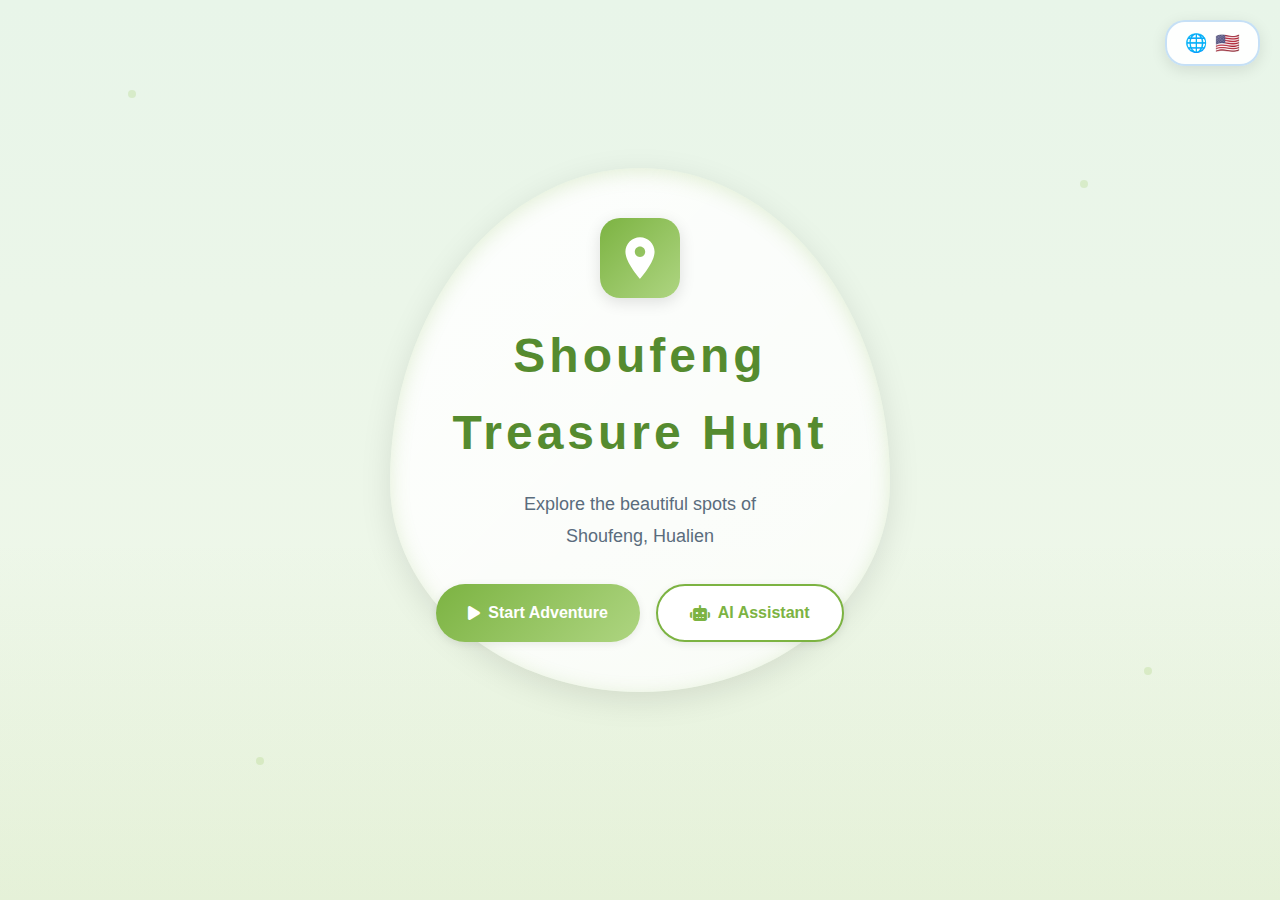
<file: index.html>
<!DOCTYPE html>
<html lang="zh-TW" data-i18n-title="app.title">
<head>
    <meta charset="UTF-8">
    <meta name="viewport" content="width=device-width, initial-scale=1.0">
    <title>壽豐尋寶巴 | 探索花蓮壽豐之美</title>
    <link rel="stylesheet" href="style.css">
    <link rel="stylesheet" href="https://cdnjs.cloudflare.com/ajax/libs/font-awesome/6.4.0/css/all.min.css">
    
    <!-- 多語言系統 -->
    <script src="i18n.js"></script>
</head>
<body>
    <!-- 語言切換器 -->
    <div class="language-switcher">
        <button id="languageBtn">
            🌐 <span id="currentFlag">🇹🇼</span>
        </button>
        <div id="languageDropdown" class="dropdown-menu">
            <div class="language-option" data-lang="zh-TW">
                🇹🇼 繁體中文
            </div>
            <div class="language-option" data-lang="en">
                🇺🇸 English
            </div>
            <div class="language-option" data-lang="ja">
                🇯🇵 日本語
            </div>
        </div>
    </div>

    <div class="cover-page">
        <!-- 背景裝飾 -->
        <div class="cover-bg-decoration">
            <div class="mountain-layer"></div>
            <div class="decoration-dots">
                <div class="dot"></div>
                <div class="dot"></div>
                <div class="dot"></div>
                <div class="dot"></div>
            </div>
        </div>

        <!-- 主視覺內容 -->
        <div class="cover-content">
            <!-- 隧道框架 -->
            <div class="tunnel-frame">
                <div class="tunnel-shape">
                    <div class="tunnel-content">
                        <!-- Logo 圖示 -->
                        <div class="logo-icon">
                            <svg xmlns="http://www.w3.org/2000/svg" viewBox="0 0 24 24" fill="currentColor">
                                <path d="M12 2C8.13 2 5 5.13 5 9c0 5.25 7 13 7 13s7-7.75 7-13c0-3.87-3.13-7-7-7zm0 9.5c-1.38 0-2.5-1.12-2.5-2.5s1.12-2.5 2.5-2.5 2.5 1.12 2.5 2.5-1.12 2.5-2.5 2.5z"/>
                            </svg>
                        </div>

                        <!-- 標題 -->
                        <h1 class="cover-title" data-i18n="home.title">壽豐尋寶巴</h1>
                        <p class="cover-subtitle" data-i18n="home.subtitle">
                            像尋寶一樣<br>
                            探索花蓮壽豐的美麗景點
                        </p>

                        <!-- 按鈕組 -->
                        <div class="cover-buttons">
                            <a href="create-character.html" class="btn btn-primary">
                                <i class="fas fa-play"></i>
                                <span data-i18n="home.startAdventure">開始冒險</span>
                            </a>
                            <a href="chat.html" class="btn btn-secondary">
                                <i class="fas fa-robot"></i>
                                <span data-i18n="home.aiHelper">AI 助手</span>
                            </a>
                        </div>
                    </div>
                </div>
            </div>
        </div>
    </div>

    <script>
        // 語言切換器功能
        const languageBtn = document.getElementById('languageBtn');
        const languageDropdown = document.getElementById('languageDropdown');
        const currentFlag = document.getElementById('currentFlag');
        const languageOptions = document.querySelectorAll('.language-option');
        const languageFlags = {
            'zh-TW': '🇹🇼',
            'en': '🇺🇸',
            'ja': '🇯🇵'
        };
        
        // 開關下拉選單
        if (languageBtn) {
            languageBtn.addEventListener('click', (e) => {
                e.stopPropagation();
                languageDropdown.classList.toggle('show');
            });
            
            // 點擊其他地方關閉選單
            document.addEventListener('click', () => {
                languageDropdown.classList.remove('show');
            });
            
            // 防止點擊選單時關閉
            languageDropdown.addEventListener('click', (e) => {
                e.stopPropagation();
            });
        }
        
        // 語言切換
        languageOptions.forEach(option => {
            option.addEventListener('click', (e) => {
                e.stopPropagation();
                const lang = option.getAttribute('data-lang');
                i18n.setLanguage(lang);
            });
        });
        
        // 初始化當前語言顯示
        window.addEventListener('DOMContentLoaded', () => {
            const currentLang = i18n.getCurrentLanguage();
            currentFlag.textContent = languageFlags[currentLang];
            languageOptions.forEach(option => {
                if (option.getAttribute('data-lang') === currentLang) {
                    option.classList.add('active');
                }
            });
        });
    </script>
</body>
</html>
</file>
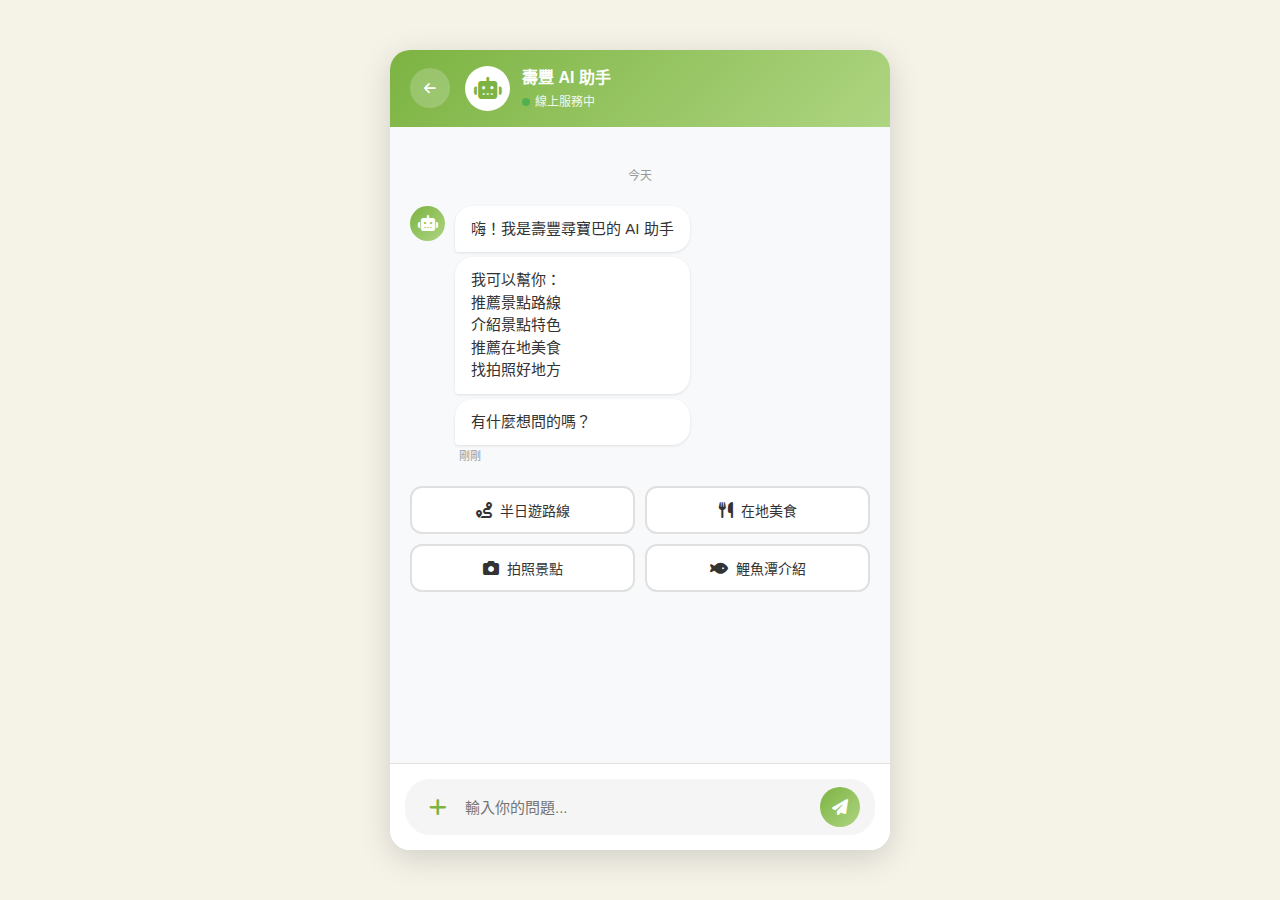
<file: chat.html>
<!DOCTYPE html>
<html lang="zh-TW">
<head>
    <meta charset="UTF-8">
    <meta name="viewport" content="width=device-width, initial-scale=1.0">
    <title>AI 旅遊助手 | 壽豐尋寶巴</title>
    <link rel="stylesheet" href="style.css">
    <link rel="stylesheet" href="https://cdnjs.cloudflare.com/ajax/libs/font-awesome/6.4.0/css/all.min.css">
</head>
<body class="chat-page">
    <div class="chat-container">
        <!-- 聊天標題列 -->
        <div class="chat-header">
            <button class="back-btn" onclick="location.href='game-home.html'">
                <i class="fas fa-arrow-left"></i>
            </button>
            <div class="chat-header-info">
                <div class="avatar">
                    <i class="fas fa-robot"></i>
                </div>
                <div class="header-text">
                    <h3>壽豐 AI 助手</h3>
                    <span class="status">
                        <span class="status-dot"></span>
                        線上服務中
                    </span>
                </div>
            </div>
        </div>

        <!-- 聊天訊息區 -->
        <div class="chat-messages" id="chatMessages">
            <!-- 歡迎訊息 -->
            <div class="message-date">今天</div>
            
            <div class="message-group ai-group">
                <div class="avatar-small">
                    <i class="fas fa-robot"></i>
                </div>
                <div class="messages">
                    <div class="message ai-message">
                        <div class="message-content">
                            嗨！我是壽豐尋寶巴的 AI 助手
                        </div>
                    </div>
                    <div class="message ai-message">
                        <div class="message-content">
                            我可以幫你：<br>
                            推薦景點路線<br>
                            介紹景點特色<br>
                            推薦在地美食<br>
                            找拍照好地方
                        </div>
                    </div>
                    <div class="message ai-message">
                        <div class="message-content">
                            有什麼想問的嗎？
                        </div>
                        <span class="message-time">剛剛</span>
                    </div>
                </div>
            </div>

            <!-- 快速問題按鈕 -->
            <div class="quick-questions" id="quickQuestions">
                <button class="quick-btn" onclick="askQuickQuestion('推薦我半日遊路線')">
                    <i class="fas fa-route"></i> 半日遊路線
                </button>
                <button class="quick-btn" onclick="askQuickQuestion('有什麼必吃美食？')">
                    <i class="fas fa-utensils"></i> 在地美食
                </button>
                <button class="quick-btn" onclick="askQuickQuestion('適合拍照的景點')">
                    <i class="fas fa-camera"></i> 拍照景點
                </button>
                <button class="quick-btn" onclick="askQuickQuestion('鯉魚潭有什麼好玩的？')">
                    <i class="fas fa-fish"></i> 鯉魚潭介紹
                </button>
            </div>
        </div>

        <!-- 輸入區 -->
        <div class="chat-input-area">
            <div class="chat-input-container">
                <button class="input-btn" title="更多功能">
                    <i class="fas fa-plus"></i>
                </button>
                <input 
                    type="text" 
                    id="userInput" 
                    class="chat-input" 
                    placeholder="輸入你的問題..."
                    autocomplete="off"
                />
                <button class="send-btn" id="sendBtn" onclick="sendMessage()">
                    <i class="fas fa-paper-plane"></i>
                </button>
            </div>
        </div>
    </div>

    <script src="chat.js"></script>
</body>
</html>
</file>
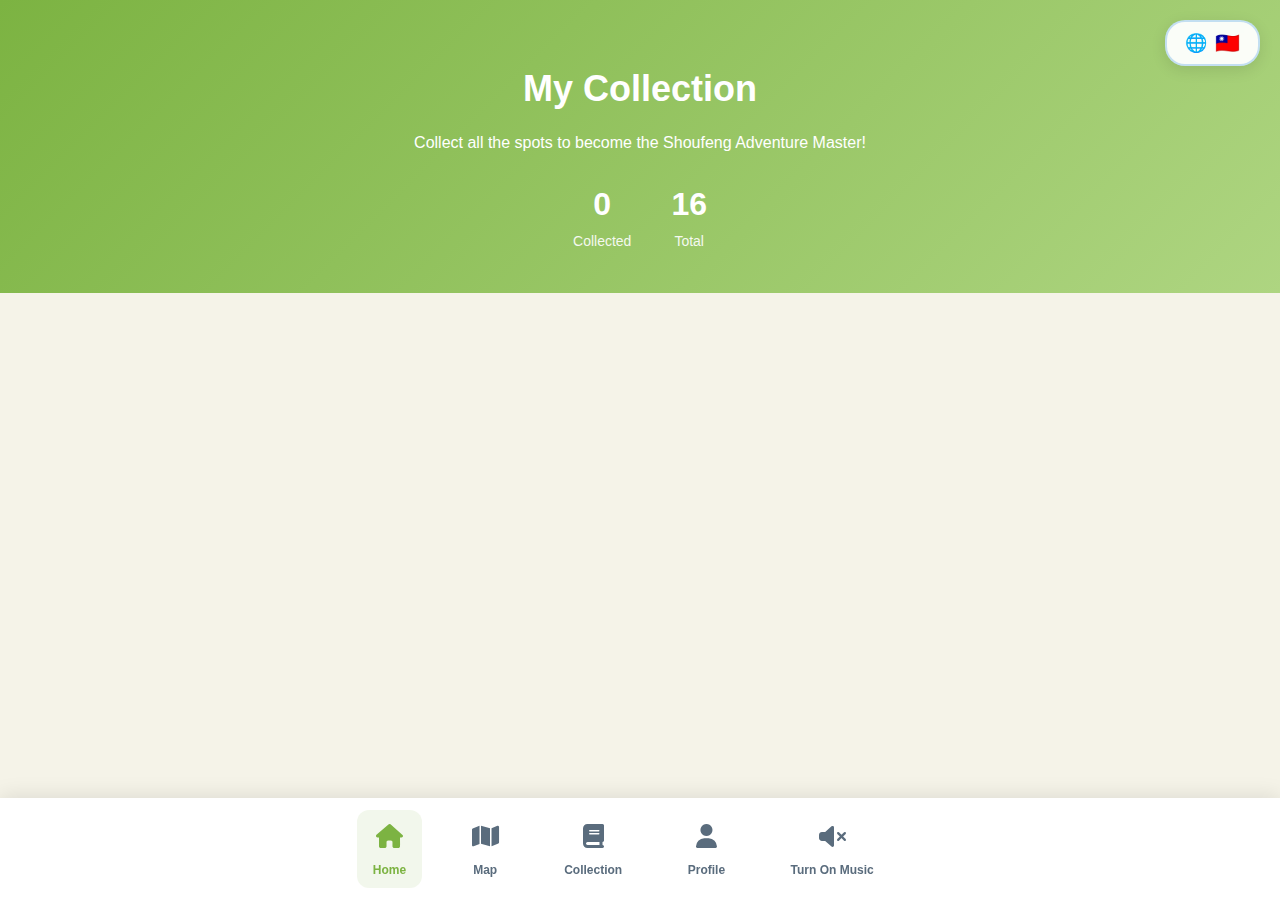
<file: collection.html>
<!DOCTYPE html>
<html lang="zh-TW">
<head>
    <meta charset="UTF-8">
    <meta name="viewport" content="width=device-width, initial-scale=1.0">
    <title>我的收藏 | 壽豐尋寶巴</title>
    <link rel="stylesheet" href="style.css">
    <link rel="stylesheet" href="https://cdnjs.cloudflare.com/ajax/libs/font-awesome/6.4.0/css/all.min.css">
    <script src="i18n.js"></script>
</head>
<body class="collection-page">
    <!-- 頁首 -->
    <header class="collection-header">
        <h1 data-i18n="collection.title">我的收藏</h1>
        <p data-i18n="collection.subtitle">收集所有景點,成為壽豐探險大師!</p>
        <div class="collection-stats">
            <div class="stat-item">
                <div class="stat-number" id="collectedCount">0</div>
                <div class="stat-label" data-i18n="collection.collected">已收集</div>
            </div>
            <div class="stat-item">
                <div class="stat-number">16</div>
                <div class="stat-label" data-i18n="collection.total">總景點</div>
            </div>
        </div>
    </header>

    <!-- 景點網格 -->
    <div class="collection-content">
	   <!-- 語言切換器 -->
            <div class="language-switcher">
                <button id="languageBtn">🌐 <span id="currentFlag">🇹🇼</span></button>
                <div id="languageDropdown" class="dropdown-menu">
                    <div class="language-option" data-lang="zh-TW">🇹🇼 中文</div>
                    <div class="language-option" data-lang="en">🇺🇸 English</div>
                    <div class="language-option" data-lang="ja">🇯🇵 日本語</div>
                </div>
            </div>
        </div>
        <div class="collection-grid" id="collectionGrid">
            <!-- 景點卡片將由 JavaScript 動態生成 -->
        </div>
    </div>

		<!-- 底部導航 -->
	<nav class="bottom-nav">
		<div class="bottom-nav-container">
			<a href="game-home.html" class="nav-item active">
				<div class="nav-item-icon">
					<i class="fas fa-home"></i>
				</div>
				<span class="nav-item-label" data-i18n="nav.home">主頁</span>
			</a>
			<a href="map.html" class="nav-item">
				<div class="nav-item-icon">
					<i class="fas fa-map"></i>
				</div>
				<span class="nav-item-label" data-i18n="nav.map">地圖</span>
			</a>
			<a href="collection.html" class="nav-item">
				<div class="nav-item-icon">
					<i class="fas fa-book"></i>
				</div>
				<span class="nav-item-label" data-i18n="nav.collection">收藏</span>
			</a>
			<a href="profile.html" class="nav-item">
				<div class="nav-item-icon">
					<i class="fas fa-user"></i>
				</div>
				<span class="nav-item-label" data-i18n="nav.profile">個人</span>
			</a>
			<a href="javascript:void(0)" class="nav-item" id="musicToggle" onclick="toggleMusic()" aria-pressed="false">
				<div class="nav-item-icon">
					<i id="musicToggleIcon" class="fas fa-volume-mute"></i>
				</div>
				<span class="nav-item-label" id="musicToggleLabel" data-i18n="music.turnOn">開啟音樂</span>
			</a>
				<!-- 背景音樂播放器（隱藏） -->
			   <div id="bgPlayer"></div>
			   <!-- 引用音樂控制 JS -->
			   <script src="bg-music.js"></script>    
		</div>
	</nav>

    <script src="spots-data.js"></script>
    <script src="spots-i18n.js"></script>
    <script>
        // 當前語言
        let currentLanguage = i18n.getCurrentLanguage();

        // 取得路線標籤（多語言）
        function getRouteLabel(route, lang) {
            const labels = {
                'zh-TW': {
                    'nature': '自然生態',
                    'culture': '文化體驗',
                    'special': '特色體驗'
                },
                'en': {
                    'nature': 'Nature',
                    'culture': 'Culture',
                    'special': 'Special'
                },
                'ja': {
                    'nature': '自然生態',
                    'culture': '文化体験',
                    'special': '特色体験'
                }
            };
            return labels[lang][route] || labels['zh-TW'][route];
        }

        // 取得狀態文字（多語言）
        function getStatusText(isCollected, isHidden, isUnlocked, lang) {
            const texts = {
                'zh-TW': {
                    collected: '✓ 已收集',
                    locked: '🔒 未收集',
                    hiddenLocked: '🔒 未解鎖'
                },
                'en': {
                    collected: '✓ Collected',
                    locked: '🔒 Not Collected',
                    hiddenLocked: '🔒 Locked'
                },
                'ja': {
                    collected: '✓ 収集済み',
                    locked: '🔒 未収集',
                    hiddenLocked: '🔒 ロック中'
                }
            };
            
            if (isCollected) {
                return texts[lang].collected;
            } else if (isHidden && !isUnlocked) {
                return texts[lang].hiddenLocked;
            } else {
                return texts[lang].locked;
            }
        }

        // 載入收藏資料
        function loadCollection() {
            const collection = JSON.parse(localStorage.getItem('collection')) || [];
            const collectionGrid = document.getElementById('collectionGrid');
            
            // 更新統計
            document.getElementById('collectedCount').textContent = collection.length;

            // 路線顏色
            const routeColors = {
                'nature': '#66bb6a',
                'culture': '#ffa726',
                'special': '#42a5f5'
            };

            // 取得多語言景點資料
            const localizedSpots = getAllLocalizedSpots(currentLanguage);

            // 生成景點卡片
            collectionGrid.innerHTML = '';
            localizedSpots.forEach(spot => {
                const isCollected = collection.some(c => c.id === spot.id);
                
                // 檢查隱藏景點解鎖狀態
                const isHidden = spot.isHidden || false;
                let isUnlocked = false;
                
                if (isHidden && spot.parentId) {
                    isUnlocked = collection.some(c => c.id === spot.parentId);
                }
                
                // 隱藏景點的顯示名稱
                const displayName = (isHidden && !isUnlocked) ? spot.name : (spot.displayName || spot.name);
                
                // 卡片特殊樣式
                let cardExtraClass = '';
                if (isHidden && isCollected) {
                    cardExtraClass = 'hidden-unlocked';
                } else if (isHidden && !isUnlocked) {
                    cardExtraClass = 'hidden-locked';
                }
                
                const card = document.createElement('div');
                card.className = `spot-card ${cardExtraClass}`;
                
                // 決定要顯示圖片還是圖標
                let imageContent = '';
                if (isCollected && spot.image) {
                    // 已收集且有圖片 - 顯示圖片(白色背景)
                    imageContent = `
                        <div class="spot-image-container" style="position: relative; width: 100%; height: 240px; overflow: hidden; border-radius: 12px 12px 0 0; background: white; display: flex; align-items: center; justify-content: center;">
                            <img src="${spot.image}" alt="${displayName}" style="max-width: 100%; max-height: 100%; object-fit: contain;">
                            <div class="collected-badge" style="position: absolute; top: 10px; right: 10px;"><i class="fas fa-check-circle"></i></div>
                            ${(isHidden) ? '<div class="hidden-badge" style="position: absolute; top: 10px; left: 10px;">✨</div>' : ''}
                        </div>
                    `;
                } else {
                    // 未收集或沒有圖片 - 顯示圖標
                    imageContent = `
                        <div class="spot-image ${isCollected ? '' : 'locked'}" style="background: linear-gradient(135deg, ${routeColors[spot.route]}, ${routeColors[spot.route]}dd);">
                            <i class="fas ${(isHidden && !isUnlocked) ? 'fa-question' : spot.icon} fa-3x"></i>
                            ${!isCollected ? '<div class="lock-overlay"><i class="fas fa-lock"></i></div>' : ''}
                            ${isCollected ? '<div class="collected-badge"><i class="fas fa-check-circle"></i></div>' : ''}
                        </div>
                    `;
                }
                
                card.innerHTML = `
                    ${imageContent}
                    <div class="spot-info">
                        <h3 class="spot-name">${displayName}</h3>
                        <p class="spot-description">${spot.shortDesc}</p>
                        <div class="spot-meta">
                            <span class="route-tag" style="background: ${routeColors[spot.route]}20; color: ${routeColors[spot.route]};">
                                ${getRouteLabel(spot.route, currentLanguage)}
                            </span>
                            <span class="spot-status ${isCollected ? 'collected' : 'locked'}">
                                ${getStatusText(isCollected, isHidden, isUnlocked, currentLanguage)}
                            </span>
                        </div>
                    </div>
                `;
                
                // 點擊卡片跳轉到詳情頁
                card.onclick = () => {
                    if (isHidden && !isUnlocked) {
                        const parentSpot = spotsData.find(s => s.id === spot.parentId);
                        const messages = {
                            'zh-TW': `🔒 這是隱藏景點!\n\n需要先完成「${parentSpot.name}」的打卡才能解鎖哦!`,
                            'en': `🔒 This is a hidden spot!\n\nYou need to check in at "${parentSpot.name}" first to unlock it!`,
                            'ja': `🔒 これは隠しスポットです!\n\n「${parentSpot.name}」でチェックインして、アンロックしてください!`
                        };
                        alert(messages[currentLanguage] || messages['zh-TW']);
                        return;
                    }
                    window.location.href = `spot-detail.html?id=${spot.id}`;
                };
                
                collectionGrid.appendChild(card);
            });
        }

        // 初始化
        loadCollection();
    
        // 語言切換器功能
        const languageBtn = document.getElementById('languageBtn');
        const languageDropdown = document.getElementById('languageDropdown');
        const currentFlag = document.getElementById('currentFlag');
        const languageOptions = document.querySelectorAll('.language-option');
        const languageFlags = {'zh-TW': '🇹🇼', 'en': '🇺🇸', 'ja': '🇯🇵'};
        
        if (languageBtn) {
            languageBtn.addEventListener('click', (e) => {
                e.stopPropagation();
                languageDropdown.classList.toggle('show');
            });
            document.addEventListener('click', () => languageDropdown.classList.remove('show'));
        }
        
        languageOptions.forEach(option => {
            option.addEventListener('click', (e) => {
                e.stopPropagation();
                const lang = option.getAttribute('data-lang');
                i18n.setLanguage(lang);
                currentLanguage = lang;
                currentFlag.textContent = languageFlags[lang];
                languageOptions.forEach(opt => opt.classList.remove('active'));
                option.classList.add('active');
                languageDropdown.classList.remove('show');
                
                // 🎯 重新載入收藏列表
                loadCollection();
            });
        });
        
        const currentLang = i18n.getCurrentLanguage();
        currentFlag.textContent = languageFlags[currentLang];
        languageOptions.forEach(option => {
            if (option.getAttribute('data-lang') === currentLang) option.classList.add('active');
        });
    </script>
	
</body>
</html>
</file>
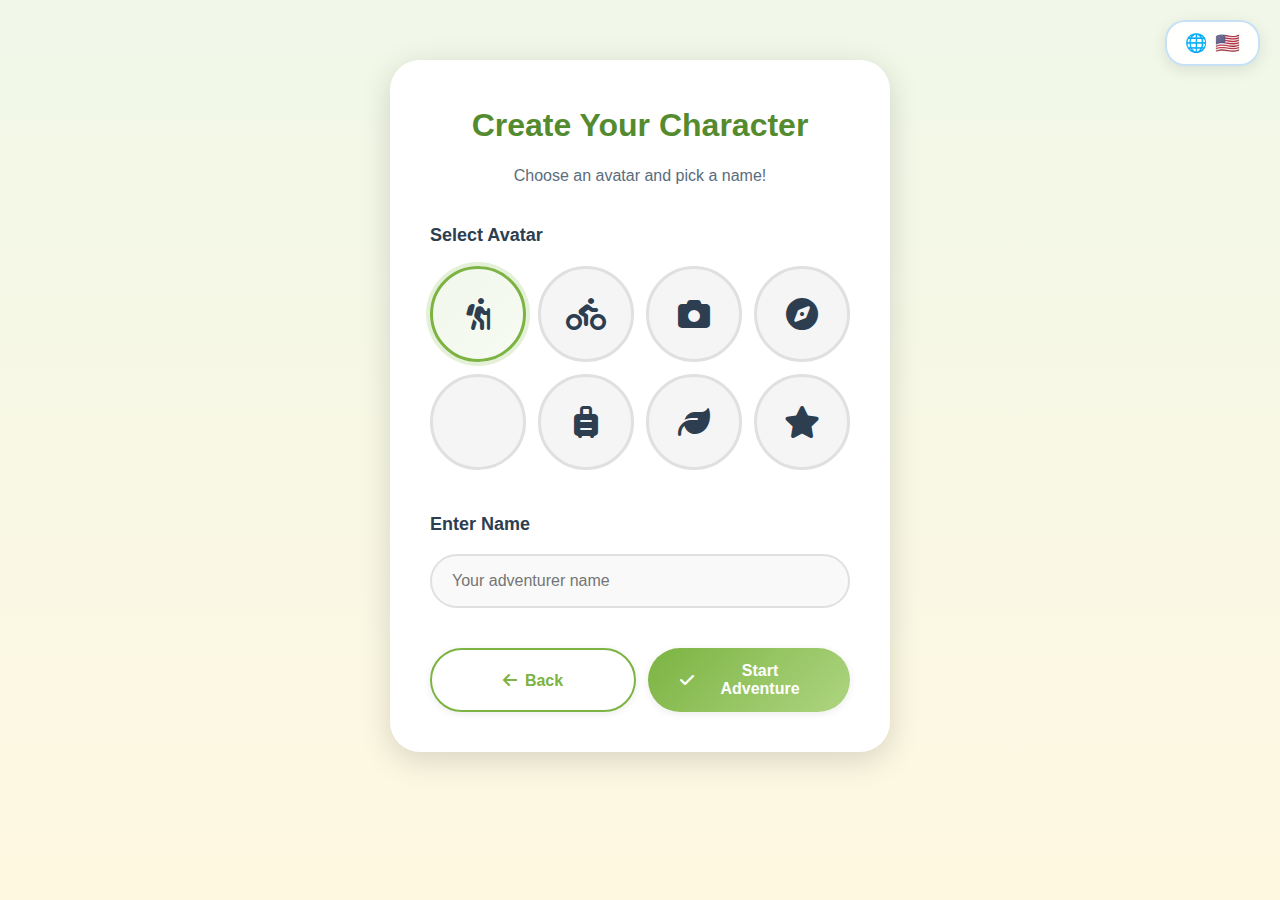
<file: create-character.html>
<!DOCTYPE html>
<html lang="zh-TW" data-i18n-title="character.title">
<head>
    <meta charset="UTF-8">
    <meta name="viewport" content="width=device-width, initial-scale=1.0">
    <title>創建角色 | 壽豐尋寶巴</title>
    <link rel="stylesheet" href="style.css">
    <link rel="stylesheet" href="https://cdnjs.cloudflare.com/ajax/libs/font-awesome/6.4.0/css/all.min.css">
    
    <!-- 多語言系統 - 必須最先載入 -->
    <script src="i18n.js"></script>
    
</head>
<body>
    <!-- 語言切換器 -->
    <div class="language-switcher">
        <button id="languageBtn">🌐 <span id="currentFlag">🇹🇼</span></button>
        <div id="languageDropdown" class="dropdown-menu">
            <div class="language-option" data-lang="zh-TW">🇹🇼 中文</div>
            <div class="language-option" data-lang="en">🇺🇸 English</div>
            <div class="language-option" data-lang="ja">🇯🇵 日本語</div>
        </div>
    </div>

    <div class="character-page">
        <div class="character-container">
            <!-- 標題 -->
            <div class="character-header">
                <h1 data-i18n="character.title">創建你的角色</h1>
                <p data-i18n="character.subtitle">選擇頭像並取個好名字吧!</p>
            </div>

            <!-- 頭像選擇 -->
            <div class="avatar-selection">
                <label class="section-label" data-i18n="character.selectAvatar">選擇頭像</label>
                <div class="avatar-grid">
                    <div class="avatar-option selected" data-avatar="hiker">
                        <i class="fas fa-hiking"></i>
                    </div>
                    <div class="avatar-option" data-avatar="cyclist">
                        <i class="fas fa-biking"></i>
                    </div>
                    <div class="avatar-option" data-avatar="photographer">
                        <i class="fas fa-camera"></i>
                    </div>
                    <div class="avatar-option" data-avatar="explorer">
                        <i class="fas fa-compass"></i>
                    </div>
                    <div class="avatar-option" data-avatar="backpacker">
                        <i class="fas fa-backpack"></i>
                    </div>
                    <div class="avatar-option" data-avatar="traveler">
                        <i class="fas fa-suitcase-rolling"></i>
                    </div>
                    <div class="avatar-option" data-avatar="nature-lover">
                        <i class="fas fa-leaf"></i>
                    </div>
                    <div class="avatar-option" data-avatar="star">
                        <i class="fas fa-star"></i>
                    </div>
                </div>
            </div>

            <!-- 名稱輸入 -->
            <div class="name-input-group">
                <label class="section-label" data-i18n="character.inputName">輸入名稱</label>
                <input 
                    type="text" 
                    class="name-input" 
                    id="playerName"
                    maxlength="12"
                >
            </div>

            <!-- 按鈕 -->
            <div class="character-footer">
                <a href="index.html" class="btn btn-secondary">
                    <i class="fas fa-arrow-left"></i>
                    <span data-i18n="character.back">返回</span>
                </a>
                <button class="btn btn-primary" id="startBtn">
                    <i class="fas fa-check"></i>
                    <span data-i18n="character.start">開始冒險</span>
                </button>
            </div>
        </div>
    </div>

    <script>
        // 等待 DOM 和 i18n 初始化完成
        window.addEventListener('DOMContentLoaded', () => {
            // 更新 placeholder（因為 i18n 不會自動處理）
            const playerNameInput = document.getElementById('playerName');
            playerNameInput.placeholder = i18n.t('character.namePlaceholder');
            
            // 監聽語言變更事件
            window.addEventListener('languageChanged', () => {
                playerNameInput.placeholder = i18n.t('character.namePlaceholder');
            });
        });

        // 語言切換器功能
        const languageBtn = document.getElementById('languageBtn');
        const languageDropdown = document.getElementById('languageDropdown');
        const currentFlag = document.getElementById('currentFlag');
        const languageOptions = document.querySelectorAll('.language-option');
        const languageFlags = {'zh-TW': '🇹🇼', 'en': '🇺🇸', 'ja': '🇯🇵'};
        
        // 開關下拉選單
        if (languageBtn) {
            languageBtn.addEventListener('click', (e) => {
                e.stopPropagation();
                languageDropdown.classList.toggle('show');
            });
            
            // 點擊其他地方關閉選單
            document.addEventListener('click', () => {
                languageDropdown.classList.remove('show');
            });
        }
        
        // 語言切換
        languageOptions.forEach(option => {
            option.addEventListener('click', (e) => {
                e.stopPropagation();
                const lang = option.getAttribute('data-lang');
                i18n.setLanguage(lang);
            });
        });
        
        // 初始化當前語言顯示
        window.addEventListener('DOMContentLoaded', () => {
            const currentLang = i18n.getCurrentLanguage();
            currentFlag.textContent = languageFlags[currentLang];
            languageOptions.forEach(option => {
                if (option.getAttribute('data-lang') === currentLang) {
                    option.classList.add('active');
                }
            });
        });

        // 頭像選擇邏輯
        const avatarOptions = document.querySelectorAll('.avatar-option');
        let selectedAvatar = 'hiker';

        avatarOptions.forEach(option => {
            option.addEventListener('click', () => {
                avatarOptions.forEach(opt => opt.classList.remove('selected'));
                option.classList.add('selected');
                selectedAvatar = option.dataset.avatar;
            });
        });

        // 開始按鈕
        document.getElementById('startBtn').addEventListener('click', () => {
            const playerName = document.getElementById('playerName').value.trim();
            
            if (!playerName) {
                alert(i18n.t('character.alert'));
                return;
            }

            // 儲存到 localStorage
            const playerData = {
                name: playerName,
                avatar: selectedAvatar,
                level: 1,
                exp: 0,
                createdAt: new Date().toISOString()
            };

            localStorage.setItem('player', JSON.stringify(playerData));
            
            // 初始化收藏記錄
            if (!localStorage.getItem('collection')) {
                localStorage.setItem('collection', JSON.stringify([]));
            }

            // 導向遊戲主頁
            window.location.href = 'game-home.html';
        });

        // Enter 鍵快速確認
        document.getElementById('playerName').addEventListener('keypress', (e) => {
            if (e.key === 'Enter') {
                document.getElementById('startBtn').click();
            }
        });
    </script>
</body>
</html>
</file>
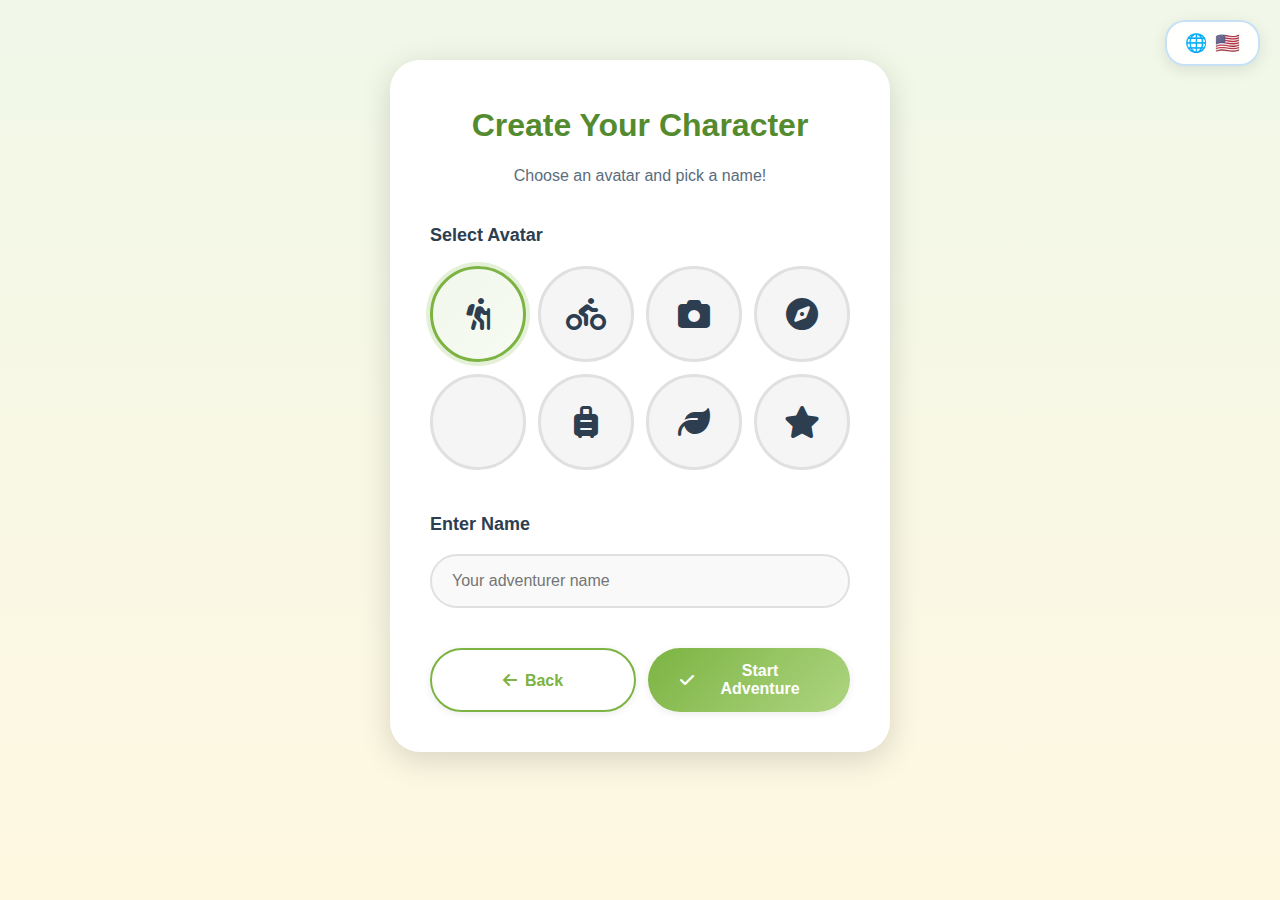
<file: game-home.html>
<!DOCTYPE html>
<html lang="zh-TW">
<head>
    <meta charset="UTF-8">
    <meta name="viewport" content="width=device-width, initial-scale=1.0">
    <title>遊戲主頁 | 壽豐尋寶巴</title>
    <link rel="stylesheet" href="style.css">
    <link rel="stylesheet" href="https://cdnjs.cloudflare.com/ajax/libs/font-awesome/6.4.0/css/all.min.css">
    <script src="i18n.js"></script>
</head>
<body class="game-home">
   
    <!-- 導航列 -->
    <nav class="navbar">
        <div class="container">
            <div class="nav-brand">
                <div class="nav-brand-icon">
                    <i class="fas fa-map-marked-alt"></i>
                </div>
                <span data-i18n="app.title">壽豐尋寶巴</span>
            </div>
             <!-- 語言切換器 -->
    <div class="language-switcher">
        <button id="languageBtn">🌐 <span id="currentFlag">🇹🇼</span></button>
        <div id="languageDropdown" class="dropdown-menu">
            <div class="language-option" data-lang="zh-TW">🇹🇼 中文</div>
            <div class="language-option" data-lang="en">🇺🇸 English</div>
            <div class="language-option" data-lang="ja">🇯🇵 日本語</div>
        </div>
    </div>
        </div>
    </nav>

    <!-- 玩家資訊卡 -->
    <div class="player-info-card">
        <div class="player-avatar">
            <i class="fas fa-hiking" id="playerAvatarIcon"></i>
        </div>
        <div class="player-details">
            <div class="player-name" id="playerName"><span data-i18n="game.adventurer">冒險者</span></div>
            <div class="player-level">
                <span data-i18n="game.level">等級</span> <span id="playerLevel">1</span> | 
                <span data-i18n="game.exp">經驗值</span> <span id="playerExp">0</span> / <span id="playerMaxExp">100</span>
            </div>
            <div class="exp-bar">
                <div class="exp-fill" id="expFill" style="width: 0%"></div>
            </div>
        </div>
    </div>

    <!-- 路線選擇區 -->
    <section class="routes-section">
        <div class="section-header">
            <h2 class="section-title" data-i18n="game.selectRoute">選擇你的冒險路線</h2>
            <p class="section-description" data-i18n="game.routeDesc">探索壽豐的自然、文化與特色景點</p>
        </div>

        <div class="routes-grid">
            <!-- 路線 1: 自然生態 -->
            <div class="route-card" onclick="selectRoute('nature')">
                <div class="route-image" style="background: linear-gradient(135deg, #66bb6a 0%, #43a047 100%);">
                    <i class="fas fa-mountain"></i>
                    <div class="route-badge" data-i18n="route.nature">自然生態</div>
                </div>
                <div class="route-content">
                    <h3 class="route-title" data-i18n="route.nature.title">自然生態之旅</h3>
                    <p class="route-description">
                        <span data-i18n="route.nature.desc">探索鯉魚潭、雲山水、白鮑溪等自然美景</span>
                    </p>
                    <div class="route-progress">
                        <div class="progress-bar">
                            <div class="progress-fill" id="nature-progress" style="width: 0%"></div>
                        </div>
                        <span class="progress-text" id="nature-text">0/5</span>
                    </div>
                    <div class="route-spots-count">
                        <i class="fas fa-map-pin"></i>
                        <span data-i18n="route.nature.spots">5個景點:樹湖瀑布、雲山水、白鮑溪等</span>
                    </div>
                </div>
            </div>

            <!-- 路線 2: 文化體驗 -->
            <div class="route-card" onclick="selectRoute('culture')">
                <div class="route-image" style="background: linear-gradient(135deg, #ffa726 0%, #fb8c00 100%);">
                    <i class="fas fa-torii-gate"></i>
                    <div class="route-badge" data-i18n="route.culture">文化體驗</div>
                </div>
                <div class="route-content">
                    <h3 class="route-title" data-i18n="route.culture.title">文化體驗之旅</h3>
                    <p class="route-description">
                        <span data-i18n="route.culture.desc">品味考古博物館、日式神社改建寺廟等文化底蘊</span>
                    </p>
                    <div class="route-progress">
                        <div class="progress-bar">
                            <div class="progress-fill" id="culture-progress" style="width: 0%"></div>
                        </div>
                        <span class="progress-text" id="culture-text">0/5</span>
                    </div>
                    <div class="route-spots-count">
                        <i class="fas fa-map-pin"></i>
                        <span data-i18n="route.culture.spots">5個景點:壽豐火車站、豐田火車站等</span>
                    </div>
                </div>
            </div>

            <!-- 路線 3: 特色體驗 -->
            <div class="route-card" onclick="selectRoute('special')">
                <div class="route-image" style="background: linear-gradient(135deg, #42a5f5 0%, #1e88e5 100%);">
                    <i class="fas fa-fish"></i>
                    <div class="route-badge" data-i18n="route.special">特色體驗</div>
                </div>
                <div class="route-content">
                    <h3 class="route-title" data-i18n="route.special.title">特色體驗之旅</h3>
                    <p class="route-description">
                        <span data-i18n="route.special.desc">享受在地美食、手作體驗與稀特活動</span>
                    </p>
                    <div class="route-progress">
                        <div class="progress-bar">
                            <div class="progress-fill" id="special-progress" style="width: 0%"></div>
                        </div>
                        <span class="progress-text" id="special-text">0/4</span>
                    </div>
                    <div class="route-spots-count">
                        <i class="fas fa-map-pin"></i>
                        <span data-i18n="route.special.spots">4個景點:豐春冰菓店、豐盛書店、立川漁場等</span>
                    </div>
                </div>
            </div>
        </div>
    </section>

   <!-- 底部導航 -->
	<nav class="bottom-nav">
		<div class="bottom-nav-container">
			<a href="game-home.html" class="nav-item active">
				<div class="nav-item-icon">
					<i class="fas fa-home"></i>
				</div>
				<span class="nav-item-label" data-i18n="nav.home">主頁</span>
			</a>
			<a href="map.html" class="nav-item">
				<div class="nav-item-icon">
					<i class="fas fa-map"></i>
				</div>
				<span class="nav-item-label" data-i18n="nav.map">地圖</span>
			</a>
			<a href="collection.html" class="nav-item">
				<div class="nav-item-icon">
					<i class="fas fa-book"></i>
				</div>
				<span class="nav-item-label" data-i18n="nav.collection">收藏</span>
			</a>
			<a href="profile.html" class="nav-item">
				<div class="nav-item-icon">
					<i class="fas fa-user"></i>
				</div>
				<span class="nav-item-label" data-i18n="nav.profile">個人</span>
			</a>
			<a href="javascript:void(0)" class="nav-item" id="musicToggle" onclick="toggleMusic()" aria-pressed="false">
				<div class="nav-item-icon">
					<i id="musicToggleIcon" class="fas fa-volume-mute"></i>
				</div>
				<span class="nav-item-label" id="musicToggleLabel" data-i18n="music.turnOn">開啟音樂</span>
			</a>
				<!-- 背景音樂播放器（隱藏） -->
			   <div id="bgPlayer"></div>
			   <!-- 引用音樂控制 JS -->
			   <script src="bg-music.js"></script>    
		</div>
	</nav>

    <script>
        // 頭像圖標對應
        const avatarIcons = {
            'hiker': 'fa-hiking',
            'cyclist': 'fa-biking',
            'photographer': 'fa-camera',
            'explorer': 'fa-compass',
            'backpacker': 'fa-backpack',
            'traveler': 'fa-suitcase-rolling',
            'nature-lover': 'fa-leaf',
            'star': 'fa-star'
        };

        // 載入玩家資料
        function loadPlayerData() {
            const playerData = JSON.parse(localStorage.getItem('player'));
            
            if (!playerData) {
                window.location.href = 'create-character.html';
                return;
            }

            // 顯示玩家資訊
            document.getElementById('playerName').textContent = playerData.name;
            document.getElementById('playerLevel').textContent = playerData.level || 1;
            document.getElementById('playerExp').textContent = playerData.exp || 0;
            
            const maxExp = (playerData.level || 1) * 100;
            document.getElementById('playerMaxExp').textContent = maxExp;
            
            const expPercent = ((playerData.exp || 0) / maxExp) * 100;
            document.getElementById('expFill').style.width = expPercent + '%';

            // 設定頭像
            const avatarIcon = avatarIcons[playerData.avatar] || 'fa-hiking';
            document.getElementById('playerAvatarIcon').className = 'fas ' + avatarIcon;
        }

        // 載入路線進度
        function loadRouteProgress() {
            const collection = JSON.parse(localStorage.getItem('collection')) || [];
            
            // 定義每條路線包含的景點 ID(對應14個新景點)
            const routes = {
                nature: [5, 10, 12, 13, 14],  // 樹湖瀑布、東谷、白鮑溪、鯉魚潭、雲山水
                culture: [1, 2, 7, 8, 9],     // 壽豐站、豐田站、碧蓮寺、豐裡國小、文史館
                special: [3, 4, 6, 11]        // 豐春冰菓店、五味屋、立川漁場、碧玉工坊
            };

            // 計算各路線進度
            Object.keys(routes).forEach(routeKey => {
                const spotIds = routes[routeKey];
                const collected = spotIds.filter(id => 
                    collection.some(c => c.id === id)
                ).length;
                
                const percentage = (collected / spotIds.length) * 100;
                document.getElementById(routeKey + '-progress').style.width = percentage + '%';
                document.getElementById(routeKey + '-text').textContent = collected + '/' + spotIds.length;
            });
        }

        // 選擇路線
        function selectRoute(routeType) {
            // 直接導航到地圖頁面並傳遞路線參數
            window.location.href = 'map.html?route=' + routeType;
        }

        // 初始化
        loadPlayerData();
        loadRouteProgress();

        // === 語言切換器功能 ===
        const languageBtn = document.getElementById('languageBtn');
        const languageDropdown = document.getElementById('languageDropdown');
        const currentFlag = document.getElementById('currentFlag');
        const languageOptions = document.querySelectorAll('.language-option');
        
        const languageFlags = {'zh-TW': '🇹🇼', 'en': '🇺🇸', 'ja': '🇯🇵'};
        
        if (languageBtn) {
            languageBtn.addEventListener('click', (e) => {
                e.stopPropagation();
                languageDropdown.classList.toggle('show');
            });
        }
        
        document.addEventListener('click', () => {
            languageDropdown.classList.remove('show');
        });
        
        languageOptions.forEach(option => {
            option.addEventListener('click', (e) => {
                e.stopPropagation();
                const lang = option.getAttribute('data-lang');
                i18n.setLanguage(lang);
                currentFlag.textContent = languageFlags[lang];
                languageOptions.forEach(opt => opt.classList.remove('active'));
                option.classList.add('active');
                languageDropdown.classList.remove('show');
            });
        });
        
        const currentLang = i18n.getCurrentLanguage();
        currentFlag.textContent = languageFlags[currentLang];
        languageOptions.forEach(option => {
            if (option.getAttribute('data-lang') === currentLang) {
                option.classList.add('active');
            }
        });
        
        // 初始化多語言系統
        // i18n 會自動初始化，無需手動調用
    </script>
</body>
</html>
</file>
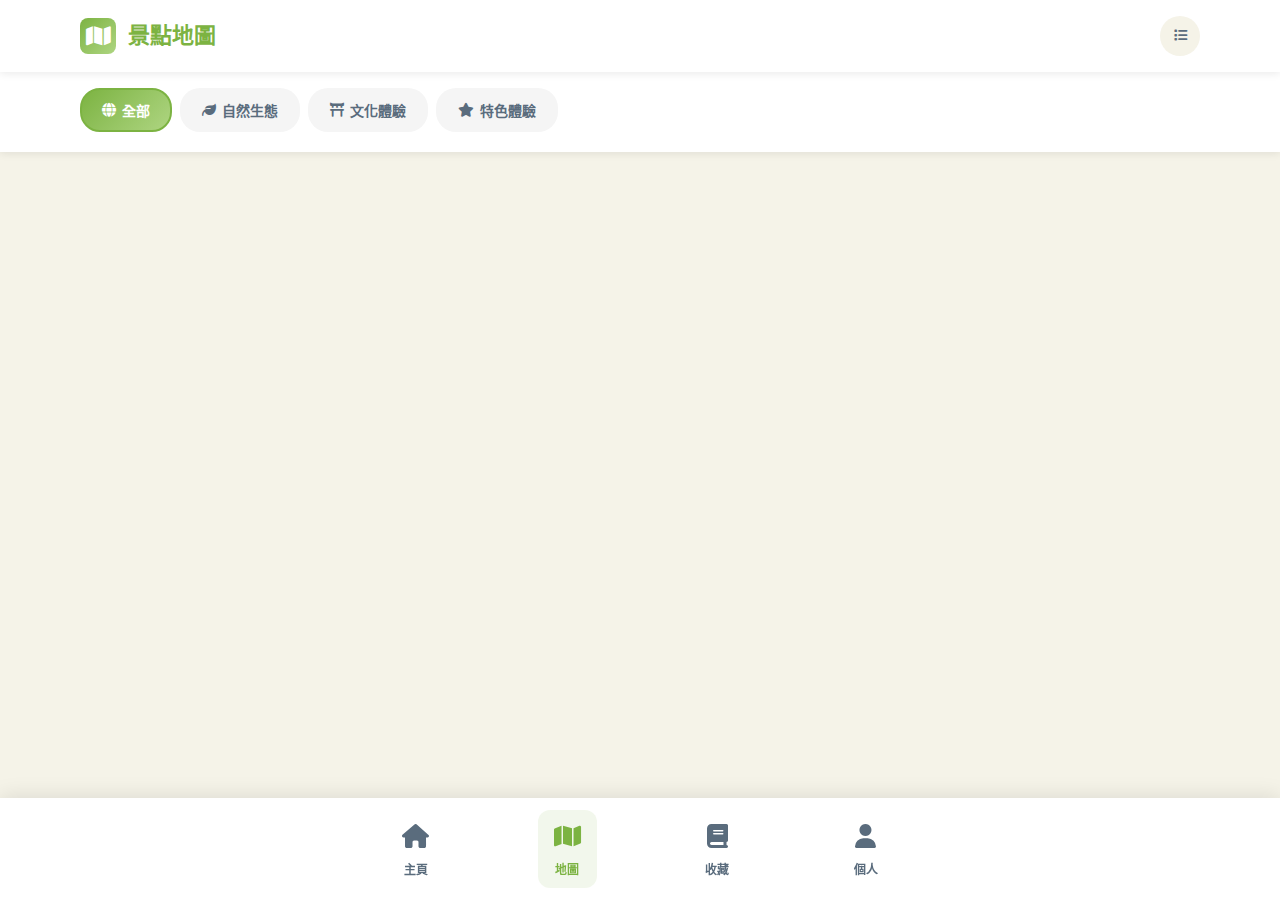
<file: map.html>
<!DOCTYPE html>
<html lang="zh-TW">
<head>
    <meta charset="UTF-8">
    <meta name="viewport" content="width=device-width, initial-scale=1.0">
    <title>景點地圖 | 壽豐尋寶巴士</title>
    <link rel="stylesheet" href="style.css">
    <link rel="stylesheet" href="https://cdnjs.cloudflare.com/ajax/libs/font-awesome/6.4.0/css/all.min.css">
    <style>
        /* 閃爍動畫 */
        @keyframes shimmer {
            0%, 100% {
                opacity: 1;
                transform: scale(1);
            }
            50% {
                opacity: 0.7;
                transform: scale(1.05);
            }
        }

        .special-spot {
            animation: shimmer 2s ease-in-out infinite;
        }

        .special-spot .spot-list-image {
            background: linear-gradient(135deg, #ffd700 0%, #ffed4e 50%, #ffd700 100%) !important;
            box-shadow: 0 0 20px rgba(255, 215, 0, 0.5);
        }

        .locked-badge {
            position: absolute;
            top: 10px;
            right: 10px;
            background: rgba(0, 0, 0, 0.7);
            color: white;
            padding: 4px 8px;
            border-radius: 12px;
            font-size: 12px;
            display: flex;
            align-items: center;
            gap: 4px;
        }
    </style>
</head>
<body class="game-home">
    <!-- 導航列 -->
    <nav class="navbar">
        <div class="container">
            <div class="nav-brand">
                <div class="nav-brand-icon">
                    <i class="fas fa-map"></i>
                </div>
                <span id="pageTitle">景點地圖</span>
            </div>
            <div class="nav-actions">
                <button class="nav-icon-btn" onclick="filterSpots('all')" title="全部景點">
                    <i class="fas fa-list"></i>
                </button>
            </div>
        </div>
    </nav>

    <!-- 篩選標籤 -->
    <div style="background: white; padding: 16px; box-shadow: 0 2px 8px rgba(0,0,0,0.08);">
        <div class="container">
            <div style="display: flex; gap: 8px; overflow-x: auto; padding-bottom: 4px;">
                <button class="filter-tag active" data-filter="all" onclick="filterSpots('all')">
                    <i class="fas fa-globe"></i> 全部
                </button>
                <button class="filter-tag" data-filter="nature" onclick="filterSpots('nature')">
                    <i class="fas fa-leaf"></i> 自然生態
                </button>
                <button class="filter-tag" data-filter="culture" onclick="filterSpots('culture')">
                    <i class="fas fa-torii-gate"></i> 文化體驗
                </button>
                <button class="filter-tag" data-filter="special" onclick="filterSpots('special')">
                    <i class="fas fa-star"></i> 特色體驗
                </button>
            </div>
        </div>
    </div>

    <!-- 景點列表 -->
    <section style="padding: 20px 16px 100px;">
        <div class="container">
            <div id="spotsList" class="spots-list-grid">
                <!-- 景點卡片將由 JavaScript 生成 -->
            </div>
        </div>
    </section>

    <!-- 底部導航 -->
    <nav class="bottom-nav">
        <div class="bottom-nav-container">
            <a href="game-home.html" class="nav-item">
                <div class="nav-item-icon">
                    <i class="fas fa-home"></i>
                </div>
                <span class="nav-item-label">主頁</span>
            </a>
            <a href="map.html" class="nav-item active">
                <div class="nav-item-icon">
                    <i class="fas fa-map"></i>
                </div>
                <span class="nav-item-label">地圖</span>
            </a>
            <a href="collection.html" class="nav-item">
                <div class="nav-item-icon">
                    <i class="fas fa-book"></i>
                </div>
                <span class="nav-item-label">收藏</span>
            </a>
            <a href="profile.html" class="nav-item">
                <div class="nav-item-icon">
                    <i class="fas fa-user"></i>
                </div>
                <span class="nav-item-label">個人</span>
            </a>
        </div>
    </nav>

    <script src="spots-data.js"></script>
    <script>
        // 載入收藏記錄
        const collection = JSON.parse(localStorage.getItem('collection')) || [];
        let currentFilter = 'all';

        // 從 URL 讀取路線參數
        function getRouteFromURL() {
            const urlParams = new URLSearchParams(window.location.search);
            return urlParams.get('route') || 'all';
        }

        // 檢查隱藏款是否已解鎖
        function isSpecialUnlocked(spot) {
            if (!spot.isSpecial) return true; // 不是隱藏款，直接返回已解鎖
            
            // 檢查是否已完成解鎖條件（打卡了對應的一般景點）
            return collection.some(c => c.id === spot.unlockRequire);
        }

        // 生成景點列表
        function renderSpots(filter = 'all') {
            const spotsList = document.getElementById('spotsList');
            
            // 根據路線過濾景點
            let filteredSpots = [];
            
            if (filter === 'all') {
                // 顯示所有景點（包含隱藏款）
                filteredSpots = spotsData;
            } else if (routesConfig[filter]) {
                // 顯示特定路線的景點
                const routeSpots = routesConfig[filter].spots || [];
                const specialSpots = routesConfig[filter].specialSpots || [];
                const allRouteSpots = [...routeSpots, ...specialSpots];
                
                filteredSpots = spotsData.filter(spot => allRouteSpots.includes(spot.id));
            } else {
                // 按 route 屬性過濾
                filteredSpots = spotsData.filter(spot => spot.route === filter);
            }

            spotsList.innerHTML = filteredSpots.map(spot => {
                const isCollected = collection.some(c => c.id === spot.id);
                const isUnlocked = isSpecialUnlocked(spot);
                const isSpecial = spot.isSpecial;
                
                const difficultyInfo = {
                    'easy': { text: '簡單', color: '#4caf50', exp: 30 },
                    'normal': { text: '普通', color: '#ff9800', exp: 50 },
                    'hard': { text: '困難', color: '#f44336', exp: 80 }
                };
                const diff = difficultyInfo[spot.difficulty];

                // 隱藏款特殊處理
                const displayName = (isSpecial && !isUnlocked) ? spot.name : (spot.realName || spot.name);
                const cardClass = isSpecial && isUnlocked && !isCollected ? 'special-spot' : '';

                return `
                    <div class="spot-list-card ${isCollected ? 'collected' : ''} ${cardClass}" onclick="goToSpotDetail(${spot.id})">
                        <div class="spot-list-image" style="background: linear-gradient(135deg, ${getRouteColor(spot.route)});">
                            <i class="fas ${isSpecial ? 'fa-star' : spot.icon} fa-3x"></i>
                            ${isCollected ? '<div class="collected-badge"><i class="fas fa-check-circle"></i></div>' : ''}
                            ${isSpecial && !isUnlocked ? '<div class="locked-badge"><i class="fas fa-lock"></i> 未解鎖</div>' : ''}
                        </div>
                        <div class="spot-list-content">
                            <div class="spot-list-header">
                                <h3 class="spot-list-title">${displayName}</h3>
                                <span class="difficulty-badge" style="background: ${diff.color}">
                                    ${diff.text} +${spot.exp} EXP
                                </span>
                            </div>
                            <p class="spot-list-desc">${spot.shortDesc}</p>
                            <div class="spot-list-footer">
                                <div class="spot-list-info">
                                    <i class="fas fa-map-marker-alt"></i>
                                    <span>${getRouteLabel(spot.route)}</span>
                                </div>
                                ${isCollected 
                                    ? '<span class="collected-label"><i class="fas fa-check"></i> 已收集</span>'
                                    : (isSpecial && !isUnlocked)
                                        ? '<span class="go-checkin" style="background: #999;">🔒 需要解鎖</span>'
                                        : '<span class="go-checkin">前往打卡 <i class="fas fa-arrow-right"></i></span>'
                                }
                            </div>
                        </div>
                    </div>
                `;
            }).join('');
        }

        // 篩選功能
        function filterSpots(filter) {
            currentFilter = filter;
            
            // 更新標籤樣式
            document.querySelectorAll('.filter-tag').forEach(tag => {
                tag.classList.remove('active');
            });
            document.querySelector(`[data-filter="${filter}"]`).classList.add('active');
            
            // 更新頁面標題
            const routeTitles = {
                'all': '景點地圖',
                'nature': '自然生態路線',
                'culture': '文化體驗路線',
                'special': '特色體驗路線'
            };
            document.getElementById('pageTitle').textContent = routeTitles[filter] || '景點地圖';
            
            // 重新渲染
            renderSpots(filter);
        }

        // 前往景點詳情
        function goToSpotDetail(spotId) {
            const spot = spotsData.find(s => s.id === spotId);
            
            // 如果是隱藏款且未解鎖，顯示提示
            if (spot && spot.isSpecial && !isSpecialUnlocked(spot)) {
                const requireSpot = spotsData.find(s => s.id === spot.unlockRequire);
                alert(`🔒 此景點尚未解鎖！\n\n請先完成「${requireSpot.name}」的打卡，即可解鎖此隱藏景點。`);
                return;
            }
            
            window.location.href = `spot-detail.html?id=${spotId}`;
        }

        // 取得路線顏色
        function getRouteColor(route) {
            const colors = {
                'nature': '#66bb6a 0%, #43a047 100%',
                'culture': '#ffa726 0%, #fb8c00 100%',
                'special': '#42a5f5 0%, #1e88e5 100%'
            };
            return colors[route] || '#7cb342 0%, #aed581 100%';
        }

        // 取得路線標籤
        function getRouteLabel(route) {
            const labels = {
                'nature': '自然生態',
                'culture': '文化體驗',
                'special': '特色體驗'
            };
            return labels[route] || '景點';
        }

        // 初始化 - 從 URL 讀取路線參數
        const initialRoute = getRouteFromURL();
        currentFilter = initialRoute;
        
        // 設定初始的 active 標籤
        if (initialRoute !== 'all') {
            document.querySelector('[data-filter="all"]').classList.remove('active');
            const targetTag = document.querySelector(`[data-filter="${initialRoute}"]`);
            if (targetTag) {
                targetTag.classList.add('active');
            }
        }
        
        // 渲染景點
        renderSpots(initialRoute);
    </script>
</body>
</html>
</file>
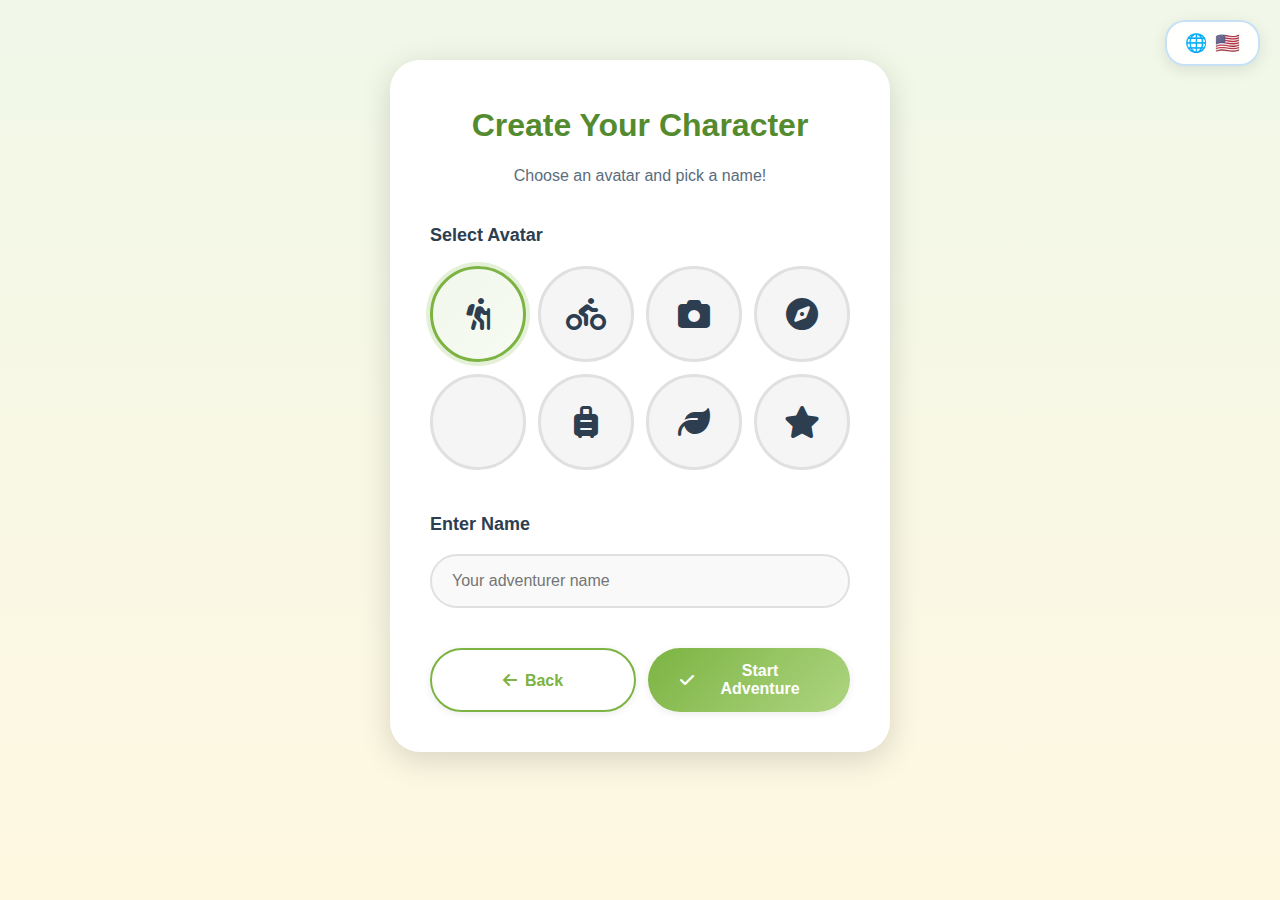
<file: profile.html>
<!DOCTYPE html>
<html lang="zh-TW">
<head>
    <meta charset="UTF-8">
    <meta name="viewport" content="width=device-width, initial-scale=1.0">
    <title>個人資料 | 壽豐尋寶巴</title>
    <link rel="stylesheet" href="style.css">
    <link rel="stylesheet" href="https://cdnjs.cloudflare.com/ajax/libs/font-awesome/6.4.0/css/all.min.css">
    <script src="i18n.js"></script>
</head>
<body class="collection-page">
    <!-- 頁首 -->
    <header class="collection-header">
        <div class="player-avatar" style="width: 100px; height: 100px; font-size: 50px; margin: 0 auto 20px;">
            <i class="fas fa-hiking" id="profileAvatarIcon"></i>
        </div>
        <h1 id="profileName">冒險者</h1>
        <p><span data-i18n="game.level">等級</span> <span id="profileLevel">1</span> <span data-i18n="profile.explorer">探險家</span></p>
        <div class="collection-stats" style="margin-top: 30px;">
            <div class="stat-item">
                <div class="stat-number" id="profileCollected">0</div>
                <div class="stat-label" data-i18n="profile.collected">已收集</div>
            </div>
            <div class="stat-item">
                <div class="stat-number" id="profileExp">0</div>
                <div class="stat-label" data-i18n="profile.exp">經驗值</div>
            </div>
            <div class="stat-item">
                <div class="stat-number" id="profileDays">0</div>
                <div class="stat-label" data-i18n="profile.adventureDays">冒險天數</div>
            </div>
        </div>
    </header>

    <!-- 內容區 -->
    <div class="collection-content">
	 <!-- 語言切換器 -->
    <div class="language-switcher">
        <button id="languageBtn">🌐 <span id="currentFlag">🇹🇼</span></button>
        <div id="languageDropdown" class="dropdown-menu">
            <div class="language-option" data-lang="zh-TW">🇹🇼 中文</div>
            <div class="language-option" data-lang="en">🇺🇸 English</div>
            <div class="language-option" data-lang="ja">🇯🇵 日本語</div>
        </div>
    </div>
        <div style="max-width: 600px; margin: 0 auto; padding: 20px;">
            <!-- 成就區塊 -->
            <div style="background: white; border-radius: 20px; padding: 30px; margin-bottom: 20px; box-shadow: 0 4px 16px rgba(0,0,0,0.08);">
                <h2 style="font-size: 24px; margin-bottom: 20px; display: flex; align-items: center; gap: 10px;">
                    <i class="fas fa-trophy" style="color: #ffa726;"></i>
                    <span data-i18n="profile.achievements">成就徽章</span>
                </h2>
                <div id="achievementsList" style="display: grid; grid-template-columns: repeat(3, 1fr); gap: 16px;">
                    <!-- 成就將由 JavaScript 生成 -->
                </div>
            </div>

            <!-- 最近收集 -->
            <div style="background: white; border-radius: 20px; padding: 30px; margin-bottom: 20px; box-shadow: 0 4px 16px rgba(0,0,0,0.08);">
                <h2 style="font-size: 24px; margin-bottom: 20px; display: flex; align-items: center; gap: 10px;">
                    <i class="fas fa-clock" style="color: #42a5f5;"></i>
                    <span data-i18n="profile.recentCollections">最近收集</span>
                </h2>
                <div id="recentCollections">
                    <!-- 最近收集將由 JavaScript 生成 -->
                </div>
            </div>

            <!-- 操作按鈕 -->
            <div style="display: flex; gap: 12px;">
                <button class="btn btn-secondary" style="flex: 1;" onclick="resetProgress()">
                    <i class="fas fa-redo"></i>
                    <span data-i18n="profile.resetProgress">重置進度</span>
                </button>
                <button class="btn btn-primary" style="flex: 1;" onclick="location.href='chat.html'">
                    <i class="fas fa-robot"></i>
                    <span data-i18n="profile.aiAssistant">AI 助手</span>
                </button>
            </div>
        </div>
    </div>

    <!-- 底部導航 -->
	<nav class="bottom-nav">
		<div class="bottom-nav-container">
			<a href="game-home.html" class="nav-item active">
				<div class="nav-item-icon">
					<i class="fas fa-home"></i>
				</div>
				<span class="nav-item-label" data-i18n="nav.home">主頁</span>
			</a>
			<a href="map.html" class="nav-item">
				<div class="nav-item-icon">
					<i class="fas fa-map"></i>
				</div>
				<span class="nav-item-label" data-i18n="nav.map">地圖</span>
			</a>
			<a href="collection.html" class="nav-item">
				<div class="nav-item-icon">
					<i class="fas fa-book"></i>
				</div>
				<span class="nav-item-label" data-i18n="nav.collection">收藏</span>
			</a>
			<a href="profile.html" class="nav-item">
				<div class="nav-item-icon">
					<i class="fas fa-user"></i>
				</div>
				<span class="nav-item-label" data-i18n="nav.profile">個人</span>
			</a>
			<a href="javascript:void(0)" class="nav-item" id="musicToggle" onclick="toggleMusic()" aria-pressed="false">
				<div class="nav-item-icon">
					<i id="musicToggleIcon" class="fas fa-volume-mute"></i>
				</div>
				<span class="nav-item-label" id="musicToggleLabel" data-i18n="music.turnOn">開啟音樂</span>
			</a>
				<!-- 背景音樂播放器（隱藏） -->
			   <div id="bgPlayer"></div>
			   <!-- 引用音樂控制 JS -->
			   <script src="bg-music.js"></script>    
		</div>
	</nav>

    <script>
        // 當前語言
        let currentLanguage = i18n.getCurrentLanguage();

        // 頭像圖標對應
        const avatarIcons = {
            'hiker': 'fa-hiking',
            'cyclist': 'fa-biking',
            'photographer': 'fa-camera',
            'explorer': 'fa-compass',
            'backpacker': 'fa-backpack',
            'traveler': 'fa-suitcase-rolling',
            'nature-lover': 'fa-leaf',
            'star': 'fa-star'
        };

        // 成就系統
        const achievements = [
            { id: 'first-spot', i18nKey: 'achievement.firstSpot', icon: 'fa-map-marker-alt', requirement: 1 },
            { id: 'half-way', i18nKey: 'achievement.halfWay', icon: 'fa-hiking', requirement: 4 },
            { id: 'master', i18nKey: 'achievement.master', icon: 'fa-crown', requirement: 8 },
            { id: 'nature-lover', i18nKey: 'achievement.natureLover', icon: 'fa-leaf', requirement: 'nature-complete' },
            { id: 'culture-explorer', i18nKey: 'achievement.cultureExplorer', icon: 'fa-torii-gate', requirement: 'culture-complete' },
            { id: 'special-hunter', i18nKey: 'achievement.specialHunter', icon: 'fa-star', requirement: 'special-complete' }
        ];

        // 取得成就名稱（多語言）
        function getAchievementName(i18nKey) {
            return i18n.t(i18nKey);
        }

        // 載入個人資料
        function loadProfile() {
            const playerData = JSON.parse(localStorage.getItem('player'));
            const collection = JSON.parse(localStorage.getItem('collection')) || [];
            
            if (!playerData) {
                window.location.href = 'create-character.html';
                return;
            }

            // 顯示玩家資訊
            document.getElementById('profileName').textContent = playerData.name;
            document.getElementById('profileLevel').textContent = playerData.level || 1;
            document.getElementById('profileExp').textContent = playerData.exp || 0;
            document.getElementById('profileCollected').textContent = collection.length;

            // 計算冒險天數
            const createdDate = new Date(playerData.createdAt);
            const today = new Date();
            const days = Math.floor((today - createdDate) / (1000 * 60 * 60 * 24));
            document.getElementById('profileDays').textContent = days;

            // 設定頭像
            const avatarIcon = avatarIcons[playerData.avatar] || 'fa-hiking';
            document.getElementById('profileAvatarIcon').className = 'fas ' + avatarIcon;

            // 載入成就
            loadAchievements(collection);

            // 載入最近收集
            loadRecentCollections(collection);
        }

        // 載入成就
        function loadAchievements(collection) {
            const achievementsList = document.getElementById('achievementsList');
            achievementsList.innerHTML = '';
            
            achievements.forEach(achievement => {
                let unlocked = false;
                
                if (typeof achievement.requirement === 'number') {
                    unlocked = collection.length >= achievement.requirement;
                } else if (achievement.requirement === 'nature-complete') {
                    const natureSpots = ['鯉魚潭', '雲山水', '慕谷慕魚'];
                    unlocked = natureSpots.every(spot => collection.some(c => c.name === spot));
                } else if (achievement.requirement === 'culture-complete') {
                    const cultureSpots = ['花蓮糖廠', '壽豐車站', '東華大學'];
                    unlocked = cultureSpots.every(spot => collection.some(c => c.name === spot));
                } else if (achievement.requirement === 'special-complete') {
                    const specialSpots = ['立川漁場', '豐田文史館'];
                    unlocked = specialSpots.every(spot => collection.some(c => c.name === spot));
                }

                const badge = document.createElement('div');
                badge.style.cssText = `
                    text-align: center;
                    padding: 20px;
                    background: ${unlocked ? 'linear-gradient(135deg, #7cb342 0%, #aed581 100%)' : '#f5f5f5'};
                    border-radius: 12px;
                    color: ${unlocked ? 'white' : '#999'};
                `;
                badge.innerHTML = `
                    <i class="fas ${achievement.icon}" style="font-size: 32px; margin-bottom: 8px;"></i>
                    <div style="font-size: 12px; font-weight: 600;">${getAchievementName(achievement.i18nKey)}</div>
                `;
                achievementsList.appendChild(badge);
            });
        }

        // 載入最近收集
        function loadRecentCollections(collection) {
            const recentList = document.getElementById('recentCollections');
            
            if (collection.length === 0) {
                recentList.innerHTML = `<p style="color: #999; text-align: center;" data-i18n="profile.noCollections">還沒有收集任何景點</p>`;
                i18n.translatePage(); // 重新翻譯
                return;
            }

            const recent = collection.slice(-5).reverse();
            recentList.innerHTML = recent.map(item => {
                const date = new Date(item.collectedAt);
                const locale = currentLanguage === 'en' ? 'en-US' : currentLanguage === 'ja' ? 'ja-JP' : 'zh-TW';
                return `
                    <div style="padding: 12px 0; border-bottom: 1px solid #f0f0f0; display: flex; justify-content: space-between; align-items: center;">
                        <div>
                            <div style="font-weight: 600; margin-bottom: 4px;">${item.name}</div>
                            <div style="font-size: 12px; color: #999;">
                                ${date.toLocaleDateString(locale)} ${date.toLocaleTimeString(locale, {hour: '2-digit', minute:'2-digit'})}
                            </div>
                        </div>
                        <i class="fas fa-check-circle" style="color: #7cb342; font-size: 20px;"></i>
                    </div>
                `;
            }).join('');
        }

        // 重置進度
        function resetProgress() {
            const confirmMsg = i18n.t('profile.resetConfirm');
            const successMsg = i18n.t('profile.resetSuccess');
            
            if (confirm(confirmMsg)) {
                localStorage.removeItem('player');
                localStorage.removeItem('collection');
                alert(successMsg);
                window.location.href = 'index.html';
            }
        }

        // 初始化
        loadProfile();
    
        // 語言切換器功能
        const languageBtn = document.getElementById('languageBtn');
        const languageDropdown = document.getElementById('languageDropdown');
        const currentFlag = document.getElementById('currentFlag');
        const languageOptions = document.querySelectorAll('.language-option');
        const languageFlags = {'zh-TW': '🇹🇼', 'en': '🇺🇸', 'ja': '🇯🇵'};
        
        if (languageBtn) {
            languageBtn.addEventListener('click', (e) => {
                e.stopPropagation();
                languageDropdown.classList.toggle('show');
            });
            document.addEventListener('click', () => languageDropdown.classList.remove('show'));
        }
        
        languageOptions.forEach(option => {
            option.addEventListener('click', (e) => {
                e.stopPropagation();
                const lang = option.getAttribute('data-lang');
                i18n.setLanguage(lang);
                currentLanguage = lang;
                currentFlag.textContent = languageFlags[lang];
                languageOptions.forEach(opt => opt.classList.remove('active'));
                option.classList.add('active');
                languageDropdown.classList.remove('show');
                
                // 🎯 重新載入個人資料
                loadProfile();
            });
        });
        
        const currentLang = i18n.getCurrentLanguage();
        currentFlag.textContent = languageFlags[currentLang];
        languageOptions.forEach(option => {
            if (option.getAttribute('data-lang') === currentLang) option.classList.add('active');
        });
    </script>
</body>
</html>
</file>
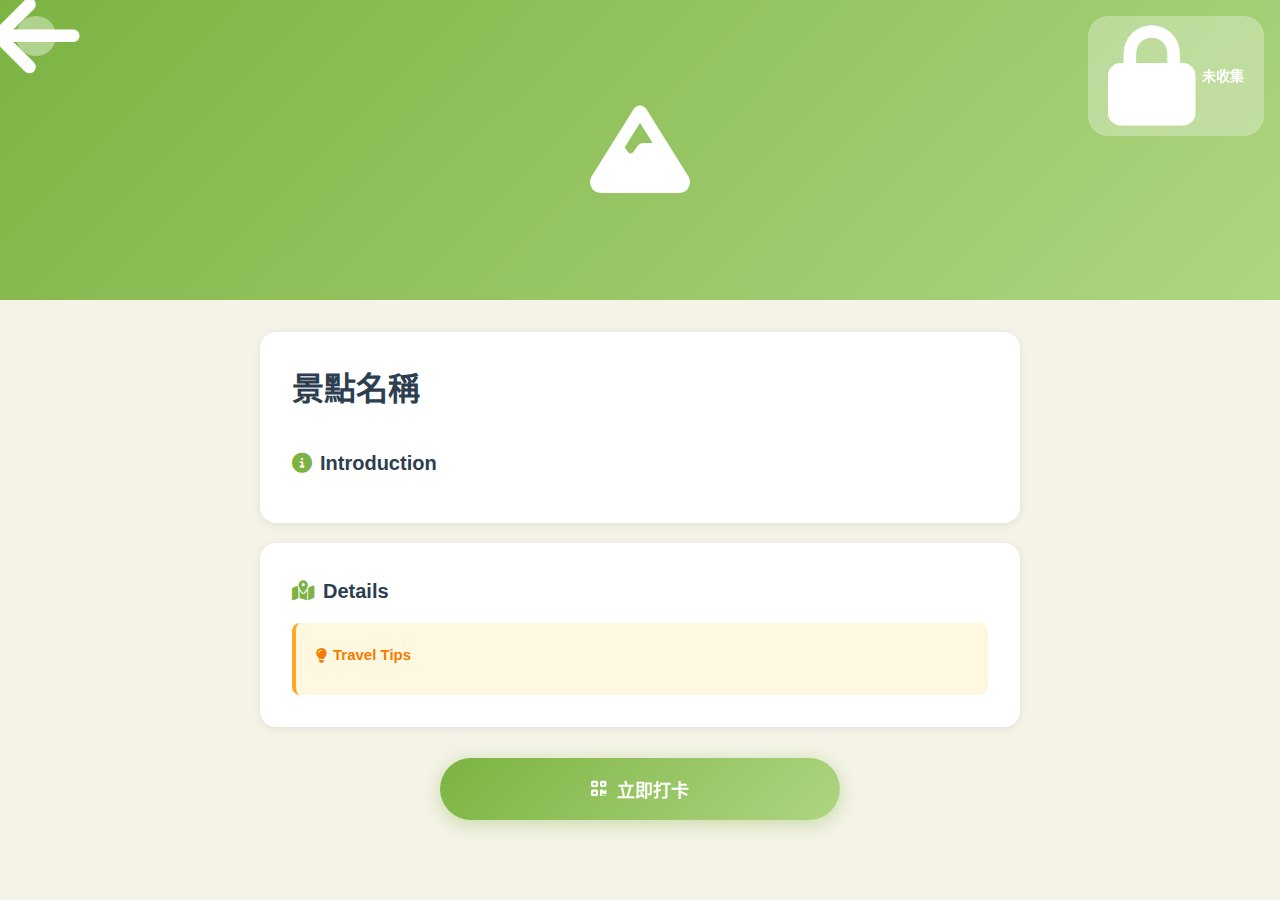
<file: spot-detail.html>
<!DOCTYPE html>
<html lang="zh-TW">
<head>
    <meta charset="UTF-8">
    <meta name="viewport" content="width=device-width, initial-scale=1.0">
    <title>景點詳情 | 壽豐尋寶巴士</title>
    <link rel="stylesheet" href="style.css">
    <link rel="stylesheet" href="https://cdnjs.cloudflare.com/ajax/libs/font-awesome/6.4.0/css/all.min.css">
    <script src="i18n.js"></script>
</head>
<body class="spot-detail-page">
    

    <!-- Hero 圖片區 -->
    <div class="spot-detail-hero" id="spotHero">
        <button class="spot-detail-back" onclick="history.back()">
            <i class="fas fa-arrow-left"></i>
        </button>
        <div class="spot-detail-status" id="spotStatus">
            <i class="fas fa-lock"></i>
            <span>未收集</span>
        </div>
        <i class="fas fa-mountain" id="spotIcon"></i>
    </div>

    <!-- 內容區 -->
    <div class="spot-detail-content">
        <!-- 基本資訊卡 -->
        <div class="spot-detail-card">
            <h1 class="spot-detail-title" id="spotTitle">景點名稱</h1>
            
            <div class="spot-detail-meta" id="spotMeta">
                <!-- 由 JavaScript 生成 -->
            </div>

            <div class="section-heading">
                <i class="fas fa-info-circle"></i>
                <span data-i18n="spot.introduction">景點介紹</span>
            </div>
            <p class="spot-description" id="spotDescription"></p>
        </div>

        <!-- 詳細資訊卡 -->
        <div class="spot-detail-card">
            <div class="section-heading">
                <i class="fas fa-map-marked-alt"></i>
                <span data-i18n="spot.detailInfo">詳細資訊</span>
            </div>
            
            <div id="spotInfo">
                <!-- 由 JavaScript 生成 -->
            </div>

            <!-- 小提示 -->
            <div class="tips-box" id="spotTips">
                <div class="tips-box-title">
                    <i class="fas fa-lightbulb"></i>
                    <span data-i18n="spot.travelTips">旅遊小提示</span>
                </div>
                <div class="tips-box-content" id="tipsContent"></div>
            </div>
        </div>
    </div>

    <!-- 打卡按鈕 -->
    <button class="checkin-button" id="checkinBtn" onclick="goToCheckin()">
        <i class="fas fa-qrcode"></i>
        <span id="checkinBtnText">立即打卡</span>
    </button>

    <script src="spots-data.js"></script>
    <script src="spots-i18n.js"></script>
    <script>
        // 從 URL 取得景點 ID
        const urlParams = new URLSearchParams(window.location.search);
        const spotId = parseInt(urlParams.get('id'));
        
        // 當前語言
        let currentLanguage = i18n.getCurrentLanguage();
        
        // 取得景點資料（使用多語言版本）
        let spot = getLocalizedSpot(spotId, currentLanguage);
        
        if (!spot) {
            alert('找不到景點資料!');
            window.location.href = 'map.html';
        }

        // 檢查是否已收集
        const collection = JSON.parse(localStorage.getItem('collection')) || [];
        const isCollected = collection.some(c => c.id === spotId);

        // 路線顏色
        const routeColors = {
            'nature': '#66bb6a 0%, #43a047 100%',
            'culture': '#ffa726 0%, #fb8c00 100%',
            'special': '#42a5f5 0%, #1e88e5 100%'
        };

        // 路線標籤（多語言）
        function getRouteLabel(route, lang) {
            const labels = {
                'zh-TW': {
                    'nature': '自然生態',
                    'culture': '文化體驗',
                    'special': '特色體驗'
                },
                'en': {
                    'nature': 'Nature',
                    'culture': 'Culture',
                    'special': 'Special'
                },
                'ja': {
                    'nature': '自然生態',
                    'culture': '文化体験',
                    'special': '特色体験'
                }
            };
            return labels[lang][route] || labels['zh-TW'][route];
        }

        // 難度資訊（多語言）
        function getDifficultyInfo(difficulty, lang) {
            const info = {
                'zh-TW': {
                    'easy': { text: '簡單', color: '#4caf50' },
                    'normal': { text: '普通', color: '#ff9800' },
                    'hard': { text: '困難', color: '#f44336' }
                },
                'en': {
                    'easy': { text: 'Easy', color: '#4caf50' },
                    'normal': { text: 'Normal', color: '#ff9800' },
                    'hard': { text: 'Hard', color: '#f44336' }
                },
                'ja': {
                    'easy': { text: '簡単', color: '#4caf50' },
                    'normal': { text: '普通', color: '#ff9800' },
                    'hard': { text: '困難', color: '#f44336' }
                }
            };
            return info[lang][difficulty] || info['zh-TW'][difficulty];
        }

        // 狀態文字（多語言）
        function getStatusText(lang) {
            const texts = {
                'zh-TW': { collected: '已收集', notCollected: '未收集' },
                'en': { collected: 'Collected', notCollected: 'Not Collected' },
                'ja': { collected: '収集済み', notCollected: '未収集' }
            };
            return texts[lang] || texts['zh-TW'];
        }

        // 按鈕文字（多語言）
        function getButtonText(lang) {
            const texts = {
                'zh-TW': { checkin: '立即打卡', collected: '已經收集此景點' },
                'en': { checkin: 'Check In', collected: 'Already Collected' },
                'ja': { checkin: 'チェックイン', collected: '収集済み' }
            };
            return texts[lang] || texts['zh-TW'];
        }

        // 渲染景點內容
        function renderSpotDetail() {
            // 取得當前語言的景點資料
            spot = getLocalizedSpot(spotId, currentLanguage);
            
            if (!spot) return;

            // 設定 Hero 區
            document.getElementById('spotHero').style.background = 
                `linear-gradient(135deg, ${routeColors[spot.route]})`;
            document.getElementById('spotIcon').className = `fas ${spot.icon}`;

            // 設定狀態
            const statusEl = document.getElementById('spotStatus');
            const statusText = getStatusText(currentLanguage);
            if (isCollected) {
                statusEl.innerHTML = `<i class="fas fa-check-circle"></i><span>${statusText.collected}</span>`;
                statusEl.style.background = 'rgba(255, 255, 255, 0.95)';
                statusEl.style.color = '#4caf50';
            } else {
                statusEl.innerHTML = `<i class="fas fa-lock"></i><span>${statusText.notCollected}</span>`;
            }

            // 設定標題
            document.getElementById('spotTitle').textContent = spot.name;

            // 設定 Meta 資訊
            const diff = getDifficultyInfo(spot.difficulty, currentLanguage);
            document.getElementById('spotMeta').innerHTML = `
                <div class="meta-badge">
                    <i class="fas fa-route"></i>
                    ${getRouteLabel(spot.route, currentLanguage)}
                </div>
                <div class="meta-badge" style="background: ${diff.color}; color: white;">
                    <i class="fas fa-signal"></i>
                    ${diff.text}
                </div>
                <div class="meta-badge" style="background: linear-gradient(135deg, var(--primary-green) 0%, var(--primary-light) 100%); color: white;">
                    <i class="fas fa-star"></i>
                    +${spot.exp} EXP
                </div>
            `;

            // 設定描述
            document.getElementById('spotDescription').textContent = spot.fullDescription;

            // 設定詳細資訊
            const addressLabel = currentLanguage === 'en' ? 'Address' : currentLanguage === 'ja' ? '住所' : '地址';
            const openTimeLabel = currentLanguage === 'en' ? 'Opening Hours' : currentLanguage === 'ja' ? '営業時間' : '開放時間';
            
            document.getElementById('spotInfo').innerHTML = `
                <div class="info-row">
                    <div class="info-icon">
                        <i class="fas fa-map-marker-alt"></i>
                    </div>
                    <div class="info-content">
                        <div class="info-label">${addressLabel}</div>
                        <div class="info-text">${spot.address}</div>
                    </div>
                </div>
                <div class="info-row">
                    <div class="info-icon">
                        <i class="fas fa-clock"></i>
                    </div>
                    <div class="info-content">
                        <div class="info-label">${openTimeLabel}</div>
                        <div class="info-text">${spot.openTime}</div>
                    </div>
                </div>
            `;

            // 設定小提示
            document.getElementById('tipsContent').textContent = spot.tips;

            // 設定打卡按鈕
            const checkinBtn = document.getElementById('checkinBtn');
            const buttonText = getButtonText(currentLanguage);
            if (isCollected) {
                checkinBtn.classList.add('collected');
                checkinBtn.innerHTML = `<i class="fas fa-check"></i><span>${buttonText.collected}</span>`;
                checkinBtn.onclick = null;
            } else {
                checkinBtn.classList.remove('collected');
                checkinBtn.innerHTML = `<i class="fas fa-qrcode"></i><span>${buttonText.checkin}</span>`;
                checkinBtn.onclick = goToCheckin;
            }
        }

        // 初始化渲染
        renderSpotDetail();

        // 前往打卡頁面
        function goToCheckin() {
            window.location.href = `checkin.html?id=${spotId}`;
        }
    </script>
</body>
</html>
</file>
<file: style.css>
/* 語言切換器美化樣式 */
        .language-switcher {
            position: fixed;
            top: 20px;
            right: 20px;
            z-index: 1000;
        }

        #languageBtn {
            background: rgba(255, 255, 255, 0.95);
            border: 2px solid rgba(66, 153, 225, 0.3);
            cursor: pointer;
            padding: 10px 18px;
            border-radius: 20px;
            font-size: 18px;
            display: flex;
            align-items: center;
            gap: 8px;
            transition: all 0.3s ease;
            box-shadow: 0 4px 15px rgba(0, 0, 0, 0.1);
            backdrop-filter: blur(10px);
        }

        #languageBtn:hover {
            background: white;
            border-color: #4299e1;
            box-shadow: 0 6px 20px rgba(66, 153, 225, 0.3);
            transform: translateY(-2px);
        }

        #currentFlag {
            font-size: 20px;
            line-height: 1;
        }

        .dropdown-menu {
            position: absolute;
            top: calc(100% + 10px);
            right: 0;
            background: white;
            border-radius: 16px;
            box-shadow: 0 8px 32px rgba(0, 0, 0, 0.15);
            min-width: 200px;
            overflow: hidden;
            opacity: 0;
            visibility: hidden;
            transform: translateY(-10px);
            transition: all 0.3s cubic-bezier(0.4, 0, 0.2, 1);
            backdrop-filter: blur(10px);
            border: 1px solid rgba(66, 153, 225, 0.1);
        }

        .dropdown-menu.show {
            opacity: 1;
            visibility: visible;
            transform: translateY(0);
        }

        .language-option {
            display: flex;
            align-items: center;
            gap: 12px;
            padding: 14px 18px;
            cursor: pointer;
            transition: all 0.2s ease;
            font-size: 15px;
            color: #2d3748;
            font-weight: 500;
            position: relative;
        }

        .language-option::before {
            content: '';
            position: absolute;
            left: 0;
            top: 0;
            height: 100%;
            width: 0;
            background: linear-gradient(90deg, rgba(66, 153, 225, 0.1), transparent);
            transition: width 0.3s ease;
        }

        .language-option:hover {
            background: rgba(66, 153, 225, 0.05);
        }

        .language-option:hover::before {
            width: 100%;
        }

        .language-option.active {
            background: linear-gradient(135deg, rgba(66, 153, 225, 0.15), rgba(66, 153, 225, 0.05));
            color: #4299e1;
            font-weight: 600;
        }

        .language-option.active::after {
            content: '✓';
            position: absolute;
            right: 18px;
            color: #4299e1;
            font-weight: bold;
            font-size: 16px;
        }

        /* 響應式調整 */
        @media (max-width: 768px) {
            .language-switcher {
                top: 15px;
                right: 15px;
            }

            #languageBtn {
                padding: 8px 14px;
                font-size: 16px;
            }

            .dropdown-menu {
                min-width: 160px;
            }

            .language-option {
                padding: 12px 16px;
                font-size: 14px;
            }
        }
/* ===== 全域設定 (Mobile First) ===== */
* {
    margin: 0;
    padding: 0;
    box-sizing: border-box;
}

:root {
    /* 主色調 - 參考拾光適聖的自然綠色 */
    --primary-green: #7cb342;
    --primary-light: #aed581;
    --primary-dark: #558b2f;
    
    /* 輔助色 */
    --water-blue: #4fc3f7;
    --mountain-gray: #78909c;
    --earth-brown: #a1887f;
    --cream-bg: #f5f3e8;
    --paper-white: #fdfbf7;
    
    /* 文字 */
    --text-dark: #2c3e50;
    --text-gray: #5a6c7d;
    --text-light: #8d9db0;
    
    /* 陰影 */
    --shadow-sm: 0 2px 8px rgba(0, 0, 0, 0.08);
    --shadow-md: 0 4px 16px rgba(0, 0, 0, 0.12);
    --shadow-lg: 0 8px 32px rgba(0, 0, 0, 0.15);
}

body {
    font-family: -apple-system, BlinkMacSystemFont, 'Segoe UI', 'Microsoft JhengHei', sans-serif;
    background: var(--cream-bg);
    color: var(--text-dark);
    line-height: 1.6;
    overflow-x: hidden;
    font-size: 16px;
}

.container {
    max-width: 100%;
    margin: 0 auto;
    padding: 0 16px;
}

/* 平板以上 */
@media (min-width: 768px) {
    .container {
        padding: 0 24px;
    }
}

/* 桌面 */
@media (min-width: 1024px) {
    .container {
        max-width: 1200px;
        padding: 0 40px;
    }
}

/* ===== 按鈕樣式 (Mobile First) ===== */
.btn {
    display: inline-flex;
    align-items: center;
    justify-content: center;
    gap: 6px;
    padding: 12px 24px;
    border: none;
    border-radius: 50px;
    font-size: 15px;
    font-weight: 600;
    cursor: pointer;
    transition: all 0.3s ease;
    text-decoration: none;
    box-shadow: var(--shadow-sm);
    touch-action: manipulation;
    -webkit-tap-highlight-color: transparent;
}

.btn-primary {
    background: linear-gradient(135deg, var(--primary-green) 0%, var(--primary-light) 100%);
    color: white;
}

.btn-primary:active {
    transform: scale(0.98);
}

.btn-secondary {
    background: white;
    color: var(--primary-green);
    border: 2px solid var(--primary-green);
}

.btn-secondary:active {
    background: var(--primary-green);
    color: white;
}

.btn-large {
    padding: 16px 40px;
    font-size: 16px;
}

/* 平板以上 */
@media (min-width: 768px) {
    .btn {
        padding: 14px 32px;
        font-size: 16px;
        gap: 8px;
    }
    
    .btn-large {
        padding: 18px 48px;
        font-size: 18px;
    }
    
    .btn-primary:hover {
        transform: translateY(-2px);
        box-shadow: var(--shadow-md);
    }
    
    .btn-secondary:hover {
        background: var(--primary-green);
        color: white;
    }
}

/* ===== 封面頁 (Mobile First) ===== */
.cover-page {
    min-height: 100vh;
    background: linear-gradient(to bottom, #e8f5e9 0%, #f1f8e9 100%);
    display: flex;
    align-items: center;
    justify-content: center;
    position: relative;
    overflow: hidden;
    padding: 20px;
}

/* 背景裝飾 */
.cover-bg-decoration {
    position: absolute;
    width: 100%;
    height: 100%;
    top: 0;
    left: 0;
    pointer-events: none;
}

.mountain-layer {
    position: absolute;
    bottom: 0;
    width: 100%;
    height: 40%;
    background: linear-gradient(to top, rgba(124, 179, 66, 0.1) 0%, transparent 100%);
}

/* 主視覺容器 */
.cover-content {
    position: relative;
    z-index: 10;
    text-align: center;
    padding: 20px;
    width: 100%;
    max-width: 500px;
}

/* 隧道框架設計 */
.tunnel-frame {
    position: relative;
    margin: 0 auto 30px;
    width: 100%;
    max-width: 400px;
}

.tunnel-shape {
    position: relative;
    width: 100%;
    padding: 40px 20px;
    background: linear-gradient(135deg, rgba(255,255,255,0.9) 0%, rgba(255,255,255,0.7) 100%);
    border-radius: 50% 50% 50% 50% / 60% 60% 40% 40%;
    box-shadow: 
        inset 0 4px 20px rgba(124, 179, 66, 0.2),
        0 8px 32px rgba(0, 0, 0, 0.1);
    display: flex;
    flex-direction: column;
    align-items: center;
    justify-content: center;
}

.tunnel-content {
    text-align: center;
}

/* Logo 圖示 */
.logo-icon {
    width: 60px;
    height: 60px;
    margin: 0 auto 16px;
    background: linear-gradient(135deg, var(--primary-green) 0%, var(--primary-light) 100%);
    border-radius: 16px;
    display: flex;
    align-items: center;
    justify-content: center;
    box-shadow: var(--shadow-md);
}

.logo-icon svg {
    width: 36px;
    height: 36px;
    fill: white;
}

/* 標題 */
.cover-title {
    font-size: 32px;
    font-weight: 800;
    color: var(--primary-dark);
    margin-bottom: 12px;
    letter-spacing: 2px;
}

.cover-subtitle {
    font-size: 15px;
    color: var(--text-gray);
    margin-bottom: 24px;
    line-height: 1.8;
}

.cover-buttons {
    display: flex;
    flex-direction: column;
    gap: 12px;
    width: 100%;
}

.cover-buttons .btn {
    width: 100%;
}

/* 裝飾元素 */
.decoration-dots {
    position: absolute;
    width: 100%;
    height: 100%;
    top: 0;
    left: 0;
    pointer-events: none;
}

.dot {
    position: absolute;
    width: 6px;
    height: 6px;
    background: var(--primary-light);
    border-radius: 50%;
    opacity: 0.3;
    animation: float 3s ease-in-out infinite;
}

.dot:nth-child(1) { top: 10%; left: 10%; animation-delay: 0s; }
.dot:nth-child(2) { top: 20%; right: 15%; animation-delay: 0.5s; }
.dot:nth-child(3) { bottom: 15%; left: 20%; animation-delay: 1s; }
.dot:nth-child(4) { bottom: 25%; right: 10%; animation-delay: 1.5s; }

@keyframes float {
    0%, 100% { transform: translateY(0); }
    50% { transform: translateY(-20px); }
}

/* 平板以上 */
@media (min-width: 768px) {
    .cover-content {
        padding: 40px;
        max-width: 600px;
    }
    
    .tunnel-frame {
        max-width: 500px;
        margin-bottom: 40px;
    }
    
    .tunnel-shape {
        padding: 50px 40px;
    }
    
    .logo-icon {
        width: 80px;
        height: 80px;
        margin-bottom: 20px;
        border-radius: 20px;
    }
    
    .logo-icon svg {
        width: 50px;
        height: 50px;
    }
    
    .cover-title {
        font-size: 48px;
        margin-bottom: 16px;
        letter-spacing: 4px;
    }
    
    .cover-subtitle {
        font-size: 18px;
        margin-bottom: 32px;
    }
    
    .cover-buttons {
        flex-direction: row;
        gap: 16px;
        justify-content: center;
    }
    
    .cover-buttons .btn {
        width: auto;
    }
    
    .dot {
        width: 8px;
        height: 8px;
    }
}

/* ===== 角色創建頁 (Mobile First) ===== */
.character-page {
    min-height: 100vh;
    background: linear-gradient(to bottom, #f1f8e9 0%, #fff8e1 100%);
    padding: 40px 16px;
}

.character-container {
    max-width: 100%;
    margin: 0 auto;
    background: white;
    border-radius: 24px;
    padding: 32px 20px;
    box-shadow: var(--shadow-lg);
}

.character-header {
    text-align: center;
    margin-bottom: 32px;
}

.character-header h1 {
    font-size: 26px;
    color: var(--primary-dark);
    margin-bottom: 8px;
}

.character-header p {
    color: var(--text-gray);
    font-size: 14px;
}

/* 頭像選擇 */
.avatar-selection {
    margin-bottom: 32px;
}

.section-label {
    font-size: 16px;
    font-weight: 600;
    color: var(--text-dark);
    margin-bottom: 12px;
    display: block;
}

.avatar-grid {
    display: grid;
    grid-template-columns: repeat(4, 1fr);
    gap: 10px;
}

.avatar-option {
    aspect-ratio: 1;
    border: 3px solid #e0e0e0;
    border-radius: 50%;
    cursor: pointer;
    transition: all 0.3s ease;
    background: #f5f5f5;
    display: flex;
    align-items: center;
    justify-content: center;
    font-size: 24px;
    touch-action: manipulation;
    -webkit-tap-highlight-color: transparent;
}

.avatar-option:active {
    transform: scale(0.95);
}

.avatar-option.selected {
    border-color: var(--primary-green);
    background: linear-gradient(135deg, rgba(124, 179, 66, 0.1) 0%, rgba(174, 213, 129, 0.1) 100%);
    box-shadow: 0 0 0 3px rgba(124, 179, 66, 0.2);
}

/* 名稱輸入 */
.name-input-group {
    margin-bottom: 32px;
}

.name-input {
    width: 100%;
    padding: 14px 18px;
    font-size: 16px;
    border: 2px solid #e0e0e0;
    border-radius: 50px;
    outline: none;
    transition: all 0.3s ease;
    background: #f9f9f9;
}

.name-input:focus {
    border-color: var(--primary-green);
    background: white;
    box-shadow: 0 0 0 4px rgba(124, 179, 66, 0.1);
}

.character-footer {
    display: flex;
    gap: 10px;
}

.character-footer .btn {
    flex: 1;
}

/* 平板以上 */
@media (min-width: 768px) {
    .character-page {
        padding: 60px 20px;
    }
    
    .character-container {
        max-width: 500px;
        padding: 40px;
        border-radius: 30px;
    }
    
    .character-header h1 {
        font-size: 32px;
        margin-bottom: 12px;
    }
    
    .character-header p {
        font-size: 16px;
    }
    
    .avatar-selection {
        margin-bottom: 40px;
    }
    
    .section-label {
        font-size: 18px;
        margin-bottom: 16px;
    }
    
    .avatar-grid {
        gap: 12px;
    }
    
    .avatar-option {
        font-size: 32px;
    }
    
    .avatar-option:hover {
        transform: scale(1.1);
        border-color: var(--primary-light);
    }
    
    .avatar-option.selected {
        box-shadow: 0 0 0 4px rgba(124, 179, 66, 0.2);
    }
    
    .name-input-group {
        margin-bottom: 40px;
    }
    
    .name-input {
        padding: 16px 20px;
    }
    
    .character-footer {
        gap: 12px;
    }
}

/* ===== 遊戲主頁 (Mobile First) ===== */
.game-home {
    min-height: 100vh;
    background: var(--cream-bg);
    padding-bottom: 80px;
}

/* 導航列 */
.navbar {
    background: white;
    box-shadow: var(--shadow-sm);
    position: sticky;
    top: 0;
    z-index: 100;
    padding: 12px 0;
}

.navbar .container {
    display: flex;
    justify-content: space-between;
    align-items: center;
}

.nav-brand {
    display: flex;
    align-items: center;
    gap: 8px;
    font-size: 18px;
    font-weight: 700;
    color: var(--primary-green);
}

.nav-brand-icon {
    width: 32px;
    height: 32px;
    background: linear-gradient(135deg, var(--primary-green) 0%, var(--primary-light) 100%);
    border-radius: 8px;
    display: flex;
    align-items: center;
    justify-content: center;
    color: white;
}

.nav-actions {
    display: flex;
    gap: 8px;
}

.nav-icon-btn {
    width: 36px;
    height: 36px;
    border-radius: 50%;
    background: var(--cream-bg);
    border: none;
    cursor: pointer;
    display: flex;
    align-items: center;
    justify-content: center;
    transition: all 0.3s ease;
    color: var(--text-gray);
    touch-action: manipulation;
    -webkit-tap-highlight-color: transparent;
}

.nav-icon-btn:active {
    background: var(--primary-green);
    color: white;
    transform: scale(0.95);
}

/* 玩家資訊卡 */
.player-info-card {
    background: linear-gradient(135deg, var(--primary-green) 0%, var(--primary-light) 100%);
    color: white;
    padding: 20px 16px;
    border-radius: 16px;
    margin: 16px;
    box-shadow: var(--shadow-md);
    display: flex;
    align-items: center;
    gap: 16px;
}

.player-avatar {
    width: 60px;
    height: 60px;
    background: white;
    border-radius: 50%;
    display: flex;
    align-items: center;
    justify-content: center;
    font-size: 30px;
    box-shadow: 0 4px 12px rgba(0, 0, 0, 0.2);
    flex-shrink: 0;
}

.player-details {
    flex: 1;
    min-width: 0;
}

.player-name {
    font-size: 20px;
    font-weight: 700;
    margin-bottom: 6px;
    white-space: nowrap;
    overflow: hidden;
    text-overflow: ellipsis;
}

.player-level {
    font-size: 12px;
    opacity: 0.9;
    margin-bottom: 6px;
}

.exp-bar {
    width: 100%;
    height: 6px;
    background: rgba(255, 255, 255, 0.3);
    border-radius: 10px;
    overflow: hidden;
}

.exp-fill {
    height: 100%;
    background: white;
    border-radius: 10px;
    transition: width 0.5s ease;
}

/* 路線選擇區 */
.routes-section {
    padding: 32px 16px;
}

.section-header {
    text-align: center;
    margin-bottom: 28px;
}

.section-title {
    font-size: 24px;
    font-weight: 700;
    color: var(--text-dark);
    margin-bottom: 8px;
}

.section-description {
    color: var(--text-gray);
    font-size: 14px;
}

.routes-grid {
    display: grid;
    grid-template-columns: 1fr;
    gap: 20px;
    max-width: 100%;
    margin: 0 auto;
}

.route-card {
    background: white;
    border-radius: 16px;
    overflow: hidden;
    box-shadow: var(--shadow-sm);
    transition: all 0.3s ease;
    cursor: pointer;
    touch-action: manipulation;
    -webkit-tap-highlight-color: transparent;
}

.route-card:active {
    transform: scale(0.98);
}

.route-image {
    width: 100%;
    height: 160px;
    background: linear-gradient(135deg, var(--primary-light) 0%, var(--primary-green) 100%);
    display: flex;
    align-items: center;
    justify-content: center;
    font-size: 64px;
    position: relative;
}

.route-badge {
    position: absolute;
    top: 12px;
    right: 12px;
    background: rgba(255, 255, 255, 0.95);
    padding: 4px 12px;
    border-radius: 20px;
    font-size: 11px;
    font-weight: 600;
    color: var(--primary-green);
}

.route-content {
    padding: 20px;
}

.route-title {
    font-size: 20px;
    font-weight: 700;
    color: var(--text-dark);
    margin-bottom: 10px;
}

.route-description {
    color: var(--text-gray);
    font-size: 13px;
    margin-bottom: 14px;
    line-height: 1.6;
}

.route-progress {
    display: flex;
    align-items: center;
    gap: 10px;
    margin-bottom: 14px;
}

.progress-bar {
    flex: 1;
    height: 5px;
    background: #e0e0e0;
    border-radius: 10px;
    overflow: hidden;
}

.progress-fill {
    height: 100%;
    background: linear-gradient(90deg, var(--primary-green) 0%, var(--primary-light) 100%);
    border-radius: 10px;
    transition: width 0.5s ease;
}

.progress-text {
    font-size: 11px;
    font-weight: 600;
    color: var(--text-gray);
}

.route-spots-count {
    display: flex;
    align-items: center;
    gap: 6px;
    color: var(--text-gray);
    font-size: 12px;
}

/* 平板以上 */
@media (min-width: 768px) {
    .navbar {
        padding: 16px 0;
    }
    
    .nav-brand {
        font-size: 22px;
        gap: 12px;
    }
    
    .nav-brand-icon {
        width: 36px;
        height: 36px;
    }
    
    .nav-actions {
        gap: 12px;
    }
    
    .nav-icon-btn {
        width: 40px;
        height: 40px;
    }
    
    .nav-icon-btn:hover {
        background: var(--primary-green);
        color: white;
        transform: scale(1.1);
    }
    
    .player-info-card {
        padding: 30px;
        border-radius: 20px;
        margin: 20px;
        gap: 20px;
    }
    
    .player-avatar {
        width: 70px;
        height: 70px;
        font-size: 36px;
    }
    
    .player-name {
        font-size: 24px;
        margin-bottom: 8px;
    }
    
    .player-level {
        font-size: 14px;
        margin-bottom: 8px;
    }
    
    .exp-bar {
        height: 8px;
    }
    
    .routes-section {
        padding: 40px 20px;
    }
    
    .section-header {
        margin-bottom: 40px;
    }
    
    .section-title {
        font-size: 32px;
        margin-bottom: 12px;
    }
    
    .section-description {
        font-size: 16px;
    }
    
    .routes-grid {
        grid-template-columns: repeat(auto-fit, minmax(300px, 1fr));
        gap: 24px;
        max-width: 1000px;
    }
    
    .route-card:hover {
        transform: translateY(-8px);
        box-shadow: var(--shadow-lg);
    }
    
    .route-image {
        height: 200px;
        font-size: 80px;
    }
    
    .route-badge {
        top: 16px;
        right: 16px;
        padding: 6px 16px;
        font-size: 12px;
    }
    
    .route-content {
        padding: 24px;
    }
    
    .route-title {
        font-size: 24px;
        margin-bottom: 12px;
    }
    
    .route-description {
        font-size: 14px;
        margin-bottom: 16px;
    }
    
    .route-progress {
        gap: 12px;
        margin-bottom: 16px;
    }
    
    .progress-bar {
        height: 6px;
    }
    
    .progress-text {
        font-size: 12px;
    }
    
    .route-spots-count {
        gap: 8px;
        font-size: 14px;
    }
}

/* ===== 收藏頁 (Collection Page) ===== */
.collection-page {
    min-height: 100vh;
    background: var(--cream-bg);
    padding-bottom: 80px;
}

.collection-header {
    background: linear-gradient(135deg, var(--primary-green) 0%, var(--primary-light) 100%);
    color: white;
    padding: 60px 20px 40px;
    text-align: center;
}

.collection-header h1 {
    font-size: 36px;
    font-weight: 700;
    margin-bottom: 12px;
}

.collection-stats {
    display: flex;
    justify-content: center;
    gap: 40px;
    margin-top: 24px;
}

.stat-item {
    text-align: center;
}

.stat-number {
    font-size: 32px;
    font-weight: 700;
}

.stat-label {
    font-size: 14px;
    opacity: 0.9;
}

.collection-content {
    padding: 40px 20px;
}

.collection-grid {
    display: grid;
    grid-template-columns: repeat(auto-fill, minmax(250px, 1fr));
    gap: 24px;
    max-width: 1200px;
    margin: 0 auto;
}

.spot-card {
    background: white;
    border-radius: 20px;
    overflow: hidden;
    box-shadow: var(--shadow-sm);
    transition: all 0.3s ease;
}

.spot-card:hover {
    transform: translateY(-4px);
    box-shadow: var(--shadow-md);
}

.spot-image {
    width: 100%;
    height: 180px;
    background: linear-gradient(135deg, #e0e0e0 0%, #f5f5f5 100%);
    display: flex;
    align-items: center;
    justify-content: center;
    font-size: 60px;
    position: relative;
}

.spot-image.locked {
    filter: grayscale(100%) brightness(1.2);
    opacity: 0.5;
}

.lock-overlay {
    position: absolute;
    top: 0;
    left: 0;
    right: 0;
    bottom: 0;
    background: rgba(0, 0, 0, 0.3);
    display: flex;
    align-items: center;
    justify-content: center;
    color: white;
    font-size: 40px;
}

.spot-info {
    padding: 20px;
}

.spot-name {
    font-size: 20px;
    font-weight: 700;
    color: var(--text-dark);
    margin-bottom: 8px;
}

.spot-description {
    font-size: 14px;
    color: var(--text-gray);
    margin-bottom: 12px;
    line-height: 1.5;
}

.spot-status {
    display: inline-block;
    padding: 6px 16px;
    border-radius: 20px;
    font-size: 12px;
    font-weight: 600;
}

.spot-status.collected {
    background: #e8f5e9;
    color: var(--primary-green);
}

.spot-status.locked {
    background: #f5f5f5;
    color: var(--text-light);
}

/* 新增：收藏徽章 */
.collected-badge {
    position: absolute;
    top: 12px;
    right: 12px;
    width: 36px;
    height: 36px;
    background: white;
    border-radius: 50%;
    display: flex;
    align-items: center;
    justify-content: center;
    color: var(--primary-green);
    font-size: 20px;
    box-shadow: 0 2px 12px rgba(0,0,0,0.2);
    z-index: 10;
}

/* 新增：景點元數據 */
.spot-meta {
    display: flex;
    justify-content: space-between;
    align-items: center;
    gap: 8px;
    flex-wrap: wrap;
    margin-top: 8px;
}

/* 新增：路線標籤 */
.route-tag {
    padding: 5px 12px;
    border-radius: 12px;
    font-size: 11px;
    font-weight: 600;
    white-space: nowrap;
}

/* 新增：點擊效果 */
.spot-card {
    cursor: pointer;
    touch-action: manipulation;
    -webkit-tap-highlight-color: transparent;
}

.spot-card:active {
    transform: scale(0.98);
}

@media (max-width: 768px) {
    .collection-header {
        padding: 24px 16px 32px;
    }
    
    .collection-header h1 {
        font-size: 28px;
    }
    
    .collection-header p {
        font-size: 14px;
    }
    
    .stat-number {
        font-size: 36px;
    }
    
    .stat-label {
        font-size: 12px;
    }
    
    .collection-content {
        padding: 20px 16px;
    }
    
    .collection-grid {
        grid-template-columns: repeat(auto-fill, minmax(160px, 1fr));
        gap: 16px;
    }
    
    .spot-image {
        height: 140px;
        font-size: 48px;
    }
    
    .collected-badge {
        width: 32px;
        height: 32px;
        font-size: 18px;
        top: 8px;
        right: 8px;
    }
    
    .spot-info {
        padding: 12px;
    }
    
    .spot-name {
        font-size: 16px;
    }
    
    .spot-description {
        font-size: 12px;
        -webkit-line-clamp: 2;
    }
    
    .route-tag {
        padding: 4px 10px;
        font-size: 10px;
    }
    
    .spot-status {
        padding: 4px 10px;
        font-size: 10px;
    }
}

/* ===== 底部導航 (Bottom Navigation) ===== */
.bottom-nav {
    position: fixed;
    bottom: 0;
    left: 0;
    right: 0;
    background: white;
    box-shadow: 0 -2px 20px rgba(0, 0, 0, 0.1);
    padding: 12px 0;
    z-index: 100;
}

.bottom-nav-container {
    display: flex;
    justify-content: space-around;
    align-items: center;
    max-width: 600px;
    margin: 0 auto;
}

.nav-item {
    display: flex;
    flex-direction: column;
    align-items: center;
    gap: 4px;
    padding: 8px 16px;
    cursor: pointer;
    transition: all 0.3s ease;
    color: var(--text-gray);
    text-decoration: none;
    border-radius: 12px;
}

.nav-item:hover,
.nav-item.active {
    color: var(--primary-green);
    background: rgba(124, 179, 66, 0.1);
}

.nav-item-icon {
    font-size: 24px;
}

.nav-item-label {
    font-size: 12px;
    font-weight: 600;
}

/* ===== AI 聊天頁面 (Mobile First) ===== */
.chat-page {
    background: var(--cream-bg);
    display: flex;
    justify-content: center;
    align-items: center;
    padding: 0;
    min-height: 100vh;
}

.chat-container {
    width: 100%;
    height: 100vh;
    background: white;
    display: flex;
    flex-direction: column;
    overflow: hidden;
}

/* 聊天標題列 */
.chat-header {
    background: linear-gradient(135deg, var(--primary-green) 0%, var(--primary-light) 100%);
    color: white;
    padding: 12px 16px;
    display: flex;
    align-items: center;
    gap: 12px;
    box-shadow: var(--shadow-sm);
    flex-shrink: 0;
}

.back-btn {
    background: rgba(255, 255, 255, 0.2);
    border: none;
    color: white;
    width: 36px;
    height: 36px;
    border-radius: 50%;
    cursor: pointer;
    display: flex;
    align-items: center;
    justify-content: center;
    transition: all 0.3s ease;
    flex-shrink: 0;
    touch-action: manipulation;
    -webkit-tap-highlight-color: transparent;
}

.back-btn:active {
    background: rgba(255, 255, 255, 0.3);
    transform: scale(0.95);
}

.chat-header-info {
    flex: 1;
    display: flex;
    align-items: center;
    gap: 10px;
    min-width: 0;
}

.avatar {
    width: 40px;
    height: 40px;
    background: white;
    border-radius: 50%;
    display: flex;
    align-items: center;
    justify-content: center;
    font-size: 20px;
    color: var(--primary-green);
    flex-shrink: 0;
}

.avatar-small {
    width: 32px;
    height: 32px;
    background: linear-gradient(135deg, var(--primary-green) 0%, var(--primary-light) 100%);
    border-radius: 50%;
    display: flex;
    align-items: center;
    justify-content: center;
    font-size: 14px;
    color: white;
    flex-shrink: 0;
}

.header-text {
    min-width: 0;
}

.header-text h3 {
    font-size: 15px;
    margin-bottom: 2px;
    white-space: nowrap;
    overflow: hidden;
    text-overflow: ellipsis;
}

.status {
    font-size: 11px;
    opacity: 0.9;
    display: flex;
    align-items: center;
    gap: 4px;
}

.status-dot {
    width: 6px;
    height: 6px;
    background: #4caf50;
    border-radius: 50%;
    display: inline-block;
    animation: blink 2s infinite;
}

@keyframes blink {
    0%, 100% { opacity: 1; }
    50% { opacity: 0.3; }
}

/* 聊天訊息區 */
.chat-messages {
    flex: 1;
    overflow-y: auto;
    overflow-x: hidden;
    padding: 16px;
    background: #f8f9fa;
}

.message-date {
    text-align: center;
    color: #999;
    font-size: 11px;
    margin: 16px 0;
}

.message-group {
    display: flex;
    gap: 8px;
    margin-bottom: 16px;
}

.message-group.user-group {
    justify-content: flex-end;
}

.message-group .messages {
    display: flex;
    flex-direction: column;
    gap: 4px;
    max-width: 75%;
}

.message {
    position: relative;
    animation: slideIn 0.3s ease;
}

@keyframes slideIn {
    from {
        opacity: 0;
        transform: translateY(10px);
    }
    to {
        opacity: 1;
        transform: translateY(0);
    }
}

.message-content {
    padding: 10px 14px;
    border-radius: 16px;
    line-height: 1.5;
    word-wrap: break-word;
    font-size: 14px;
}

.ai-message .message-content {
    background: white;
    color: #333;
    border-bottom-left-radius: 4px;
    box-shadow: 0 1px 3px rgba(0, 0, 0, 0.1);
}

.user-message .message-content {
    background: linear-gradient(135deg, var(--primary-green) 0%, var(--primary-light) 100%);
    color: white;
    border-bottom-right-radius: 4px;
    box-shadow: 0 1px 3px rgba(124, 179, 66, 0.3);
}

.message-time {
    font-size: 10px;
    color: #999;
    margin-top: 2px;
    display: block;
    padding: 0 4px;
}

.user-message .message-time {
    text-align: right;
}

/* 載入動畫 */
.typing-indicator {
    display: flex;
    gap: 3px;
    padding: 10px 14px;
    background: white;
    border-radius: 16px;
    border-bottom-left-radius: 4px;
    width: fit-content;
}

.typing-dot {
    width: 7px;
    height: 7px;
    background: #999;
    border-radius: 50%;
    animation: typing 1.4s infinite;
}

.typing-dot:nth-child(2) {
    animation-delay: 0.2s;
}

.typing-dot:nth-child(3) {
    animation-delay: 0.4s;
}

@keyframes typing {
    0%, 60%, 100% {
        transform: translateY(0);
    }
    30% {
        transform: translateY(-8px);
    }
}

/* 快速問題按鈕 */
.quick-questions {
    display: grid;
    grid-template-columns: 1fr;
    gap: 8px;
    margin-top: 12px;
}

.quick-btn {
    padding: 10px 14px;
    background: white;
    border: 2px solid #e0e0e0;
    border-radius: 12px;
    cursor: pointer;
    transition: all 0.3s ease;
    font-size: 13px;
    color: #333;
    display: flex;
    align-items: center;
    gap: 8px;
    justify-content: flex-start;
    touch-action: manipulation;
    -webkit-tap-highlight-color: transparent;
}

.quick-btn:active {
    background: linear-gradient(135deg, var(--primary-green) 0%, var(--primary-light) 100%);
    color: white;
    border-color: transparent;
    transform: scale(0.98);
}

.quick-btn i {
    font-size: 14px;
    flex-shrink: 0;
}

/* 輸入區 */
.chat-input-area {
    padding: 12px 16px;
    background: white;
    border-top: 1px solid #e0e0e0;
    flex-shrink: 0;
}

.chat-input-container {
    display: flex;
    align-items: center;
    gap: 8px;
    background: #f5f5f5;
    border-radius: 24px;
    padding: 6px 12px;
}

.input-btn {
    background: none;
    border: none;
    color: var(--primary-green);
    font-size: 18px;
    cursor: pointer;
    transition: all 0.3s ease;
    width: 32px;
    height: 32px;
    display: flex;
    align-items: center;
    justify-content: center;
    border-radius: 50%;
    flex-shrink: 0;
    touch-action: manipulation;
    -webkit-tap-highlight-color: transparent;
}

.input-btn:active {
    background: rgba(124, 179, 66, 0.1);
}

.chat-input {
    flex: 1;
    border: none;
    background: none;
    font-size: 14px;
    outline: none;
    padding: 6px 0;
    min-width: 0;
}

.send-btn {
    background: linear-gradient(135deg, var(--primary-green) 0%, var(--primary-light) 100%);
    border: none;
    color: white;
    width: 36px;
    height: 36px;
    border-radius: 50%;
    cursor: pointer;
    display: flex;
    align-items: center;
    justify-content: center;
    transition: all 0.3s ease;
    font-size: 14px;
    flex-shrink: 0;
    touch-action: manipulation;
    -webkit-tap-highlight-color: transparent;
}

.send-btn:active {
    transform: scale(0.95);
}

.send-btn:disabled {
    opacity: 0.5;
    cursor: not-allowed;
}

/* 平板以上 */
@media (min-width: 768px) {
    .chat-page {
        padding: 20px;
    }
    
    .chat-container {
        max-width: 500px;
        height: 90vh;
        max-height: 800px;
        border-radius: 20px;
        box-shadow: var(--shadow-lg);
    }
    
    .chat-header {
        padding: 15px 20px;
        gap: 15px;
    }
    
    .back-btn {
        width: 40px;
        height: 40px;
    }
    
    .back-btn:hover {
        background: rgba(255, 255, 255, 0.3);
    }
    
    .chat-header-info {
        gap: 12px;
    }
    
    .avatar {
        width: 45px;
        height: 45px;
        font-size: 22px;
    }
    
    .avatar-small {
        width: 35px;
        height: 35px;
        font-size: 16px;
    }
    
    .header-text h3 {
        font-size: 16px;
    }
    
    .status {
        font-size: 12px;
        gap: 5px;
    }
    
    .status-dot {
        width: 8px;
        height: 8px;
    }
    
    .chat-messages {
        padding: 20px;
    }
    
    .message-date {
        font-size: 12px;
        margin: 20px 0;
    }
    
    .message-group {
        gap: 10px;
        margin-bottom: 20px;
    }
    
    .message-group .messages {
        gap: 5px;
        max-width: 70%;
    }
    
    .message-content {
        padding: 12px 16px;
        border-radius: 18px;
        font-size: 15px;
    }
    
    .message-time {
        font-size: 11px;
        margin-top: 3px;
    }
    
    .typing-indicator {
        gap: 4px;
        padding: 12px 16px;
        border-radius: 18px;
    }
    
    .typing-dot {
        width: 8px;
        height: 8px;
    }
    
    @keyframes typing {
        0%, 60%, 100% {
            transform: translateY(0);
        }
        30% {
            transform: translateY(-10px);
        }
    }
    
    .quick-questions {
        grid-template-columns: 1fr 1fr;
        gap: 10px;
        margin-top: 15px;
    }
    
    .quick-btn {
        padding: 12px 16px;
        font-size: 14px;
        justify-content: center;
    }
    
    .quick-btn:hover {
        background: linear-gradient(135deg, var(--primary-green) 0%, var(--primary-light) 100%);
        color: white;
        border-color: transparent;
        transform: translateY(-2px);
        box-shadow: 0 4px 12px rgba(124, 179, 66, 0.3);
    }
    
    .quick-btn i {
        font-size: 16px;
    }
    
    .chat-input-area {
        padding: 15px;
    }
    
    .chat-input-container {
        gap: 10px;
        border-radius: 25px;
        padding: 8px 15px;
    }
    
    .input-btn {
        font-size: 20px;
        width: 35px;
        height: 35px;
    }
    
    .input-btn:hover {
        background: rgba(124, 179, 66, 0.1);
    }
    
    .chat-input {
        font-size: 15px;
        padding: 8px 0;
    }
    
    .send-btn {
        width: 40px;
        height: 40px;
        font-size: 16px;
    }
    
    .send-btn:hover {
        transform: scale(1.1);
        box-shadow: 0 4px 12px rgba(124, 179, 66, 0.4);
    }
}

/* ===== 響應式設計 ===== */
@media (max-width: 768px) {
    .cover-title {
        font-size: 36px;
    }
    
    .tunnel-shape {
        padding: 30px 20px;
    }
    
    .routes-grid {
        grid-template-columns: 1fr;
    }
    
    .collection-grid {
        grid-template-columns: repeat(auto-fill, minmax(150px, 1fr));
        gap: 16px;
    }
    
    .chat-page {
        padding: 0;
    }
    
    .chat-container {
        height: 100vh;
        max-height: none;
        border-radius: 0;
    }
    
    .quick-questions {
        grid-template-columns: 1fr;
    }
    
    .avatar-grid {
        grid-template-columns: repeat(3, 1fr);
    }
}

/* ===== 實用動畫 ===== */
@keyframes fadeIn {
    from {
        opacity: 0;
    }
    to {
        opacity: 1;
    }
}

@keyframes fadeInUp {
    from {
        opacity: 0;
        transform: translateY(30px);
    }
    to {
        opacity: 1;
        transform: translateY(0);
    }
}

@keyframes pulse {
    0%, 100% {
        transform: scale(1);
        opacity: 1;
    }
    50% {
        transform: scale(1.05);
        opacity: 0.8;
    }
}

.fade-in {
    animation: fadeIn 0.5s ease;
}

.fade-in-up {
    animation: fadeInUp 0.6s ease;
}

/* ===== 地圖頁面 - 景點列表 (Mobile First) ===== */
.filter-tag {
    display: inline-flex;
    align-items: center;
    gap: 6px;
    padding: 8px 16px;
    background: #f5f5f5;
    border: 2px solid transparent;
    border-radius: 20px;
    font-size: 13px;
    font-weight: 600;
    color: var(--text-gray);
    cursor: pointer;
    transition: all 0.3s ease;
    white-space: nowrap;
    touch-action: manipulation;
    -webkit-tap-highlight-color: transparent;
}

.filter-tag:active,
.filter-tag.active {
    background: linear-gradient(135deg, var(--primary-green) 0%, var(--primary-light) 100%);
    color: white;
    border-color: var(--primary-green);
}

.spots-list-grid {
    display: grid;
    grid-template-columns: 1fr;
    gap: 16px;
}

.spot-list-card {
    background: white;
    border-radius: 16px;
    overflow: hidden;
    box-shadow: var(--shadow-sm);
    display: flex;
    gap: 16px;
    cursor: pointer;
    transition: all 0.3s ease;
    touch-action: manipulation;
    -webkit-tap-highlight-color: transparent;
}

.spot-list-card:active {
    transform: scale(0.98);
}

.spot-list-card.collected {
    border: 2px solid var(--primary-green);
}

.spot-list-image {
    width: 120px;
    height: 120px;
    flex-shrink: 0;
    display: flex;
    align-items: center;
    justify-content: center;
    position: relative;
    color: white;
}

.collected-badge {
    position: absolute;
    top: 8px;
    right: 8px;
    width: 28px;
    height: 28px;
    background: white;
    border-radius: 50%;
    display: flex;
    align-items: center;
    justify-content: center;
    color: var(--primary-green);
    font-size: 16px;
    box-shadow: 0 2px 8px rgba(0,0,0,0.2);
}

.spot-list-content {
    flex: 1;
    padding: 12px 12px 12px 0;
    display: flex;
    flex-direction: column;
    min-width: 0;
}

.spot-list-header {
    display: flex;
    justify-content: space-between;
    align-items: flex-start;
    gap: 8px;
    margin-bottom: 6px;
}

.spot-list-title {
    font-size: 18px;
    font-weight: 700;
    color: var(--text-dark);
    margin: 0;
}

.difficulty-badge {
    padding: 4px 10px;
    border-radius: 12px;
    font-size: 10px;
    font-weight: 700;
    color: white;
    white-space: nowrap;
    flex-shrink: 0;
}

.spot-list-desc {
    font-size: 13px;
    color: var(--text-gray);
    margin: 0 0 auto 0;
    line-height: 1.5;
    display: -webkit-box;
    -webkit-line-clamp: 2;
    -webkit-box-orient: vertical;
    overflow: hidden;
}

.spot-list-footer {
    display: flex;
    justify-content: space-between;
    align-items: center;
    margin-top: 8px;
    gap: 8px;
}

.spot-list-info {
    display: flex;
    align-items: center;
    gap: 6px;
    font-size: 12px;
    color: var(--text-gray);
}

.spot-list-info i {
    color: var(--primary-green);
}

.collected-label {
    display: inline-flex;
    align-items: center;
    gap: 4px;
    padding: 4px 12px;
    background: #e8f5e9;
    color: var(--primary-green);
    border-radius: 12px;
    font-size: 11px;
    font-weight: 600;
}

.go-checkin {
    display: inline-flex;
    align-items: center;
    gap: 4px;
    color: var(--primary-green);
    font-size: 12px;
    font-weight: 600;
}

/* 平板以上 */
@media (min-width: 768px) {
    .filter-tag {
        padding: 10px 20px;
        font-size: 14px;
    }
    
    .filter-tag:hover,
    .filter-tag.active {
        background: linear-gradient(135deg, var(--primary-green) 0%, var(--primary-light) 100%);
        color: white;
    }
    
    .spots-list-grid {
        gap: 20px;
    }
    
    .spot-list-card:hover {
        transform: translateY(-4px);
        box-shadow: var(--shadow-md);
    }
    
    .spot-list-image {
        width: 140px;
        height: 140px;
    }
    
    .collected-badge {
        width: 32px;
        height: 32px;
        font-size: 18px;
    }
    
    .spot-list-content {
        padding: 16px 16px 16px 0;
    }
    
    .spot-list-title {
        font-size: 20px;
    }
    
    .difficulty-badge {
        padding: 5px 12px;
        font-size: 11px;
    }
    
    .spot-list-desc {
        font-size: 14px;
    }
    
    .spot-list-info {
        font-size: 13px;
    }
    
    .collected-label {
        padding: 5px 14px;
        font-size: 12px;
    }
    
    .go-checkin {
        font-size: 13px;
    }
}

/* ===== 景點詳情頁 (Mobile First) ===== */
.spot-detail-page {
    min-height: 100vh;
    background: var(--cream-bg);
    padding-bottom: 80px;
}

.spot-detail-hero {
    position: relative;
    height: 250px;
    background: linear-gradient(135deg, var(--primary-green) 0%, var(--primary-light) 100%);
    display: flex;
    align-items: center;
    justify-content: center;
    color: white;
}

.spot-detail-hero i {
    font-size: 80px;
}

.spot-detail-back {
    position: absolute;
    top: 16px;
    left: 16px;
    width: 40px;
    height: 40px;
    background: rgba(255, 255, 255, 0.3);
    backdrop-filter: blur(10px);
    border: none;
    border-radius: 50%;
    color: white;
    display: flex;
    align-items: center;
    justify-content: center;
    cursor: pointer;
    transition: all 0.3s ease;
    touch-action: manipulation;
    -webkit-tap-highlight-color: transparent;
}

.spot-detail-back:active {
    background: rgba(255, 255, 255, 0.4);
    transform: scale(0.95);
}

.spot-detail-status {
    position: absolute;
    top: 16px;
    right: 16px;
    padding: 8px 16px;
    background: rgba(255, 255, 255, 0.3);
    backdrop-filter: blur(10px);
    border-radius: 20px;
    font-size: 13px;
    font-weight: 600;
    display: flex;
    align-items: center;
    gap: 6px;
}

.spot-detail-content {
    padding: 20px 16px;
}

.spot-detail-card {
    background: white;
    border-radius: 16px;
    padding: 24px;
    margin-bottom: 16px;
    box-shadow: var(--shadow-sm);
}

.spot-detail-title {
    font-size: 28px;
    font-weight: 700;
    color: var(--text-dark);
    margin-bottom: 12px;
}

.spot-detail-meta {
    display: flex;
    flex-wrap: wrap;
    gap: 12px;
    margin-bottom: 20px;
}

.meta-badge {
    display: inline-flex;
    align-items: center;
    gap: 6px;
    padding: 6px 12px;
    background: #f5f5f5;
    border-radius: 12px;
    font-size: 12px;
    color: var(--text-gray);
}

.meta-badge i {
    color: var(--primary-green);
}

.section-heading {
    font-size: 18px;
    font-weight: 700;
    color: var(--text-dark);
    margin-bottom: 12px;
    display: flex;
    align-items: center;
    gap: 8px;
}

.section-heading i {
    color: var(--primary-green);
}

.spot-description {
    font-size: 15px;
    line-height: 1.8;
    color: var(--text-dark);
    white-space: pre-line;
}

.info-row {
    display: flex;
    align-items: flex-start;
    gap: 12px;
    padding: 12px 0;
    border-bottom: 1px solid #f0f0f0;
}

.info-row:last-child {
    border-bottom: none;
}

.info-icon {
    width: 32px;
    height: 32px;
    background: linear-gradient(135deg, var(--primary-green) 0%, var(--primary-light) 100%);
    border-radius: 8px;
    display: flex;
    align-items: center;
    justify-content: center;
    color: white;
    font-size: 14px;
    flex-shrink: 0;
}

.info-content {
    flex: 1;
    min-width: 0;
}

.info-label {
    font-size: 12px;
    color: var(--text-light);
    margin-bottom: 4px;
}

.info-text {
    font-size: 14px;
    color: var(--text-dark);
    line-height: 1.5;
}

.tips-box {
    background: #fff8e1;
    border-left: 4px solid #ffa726;
    padding: 16px;
    border-radius: 8px;
    margin-top: 16px;
}

.tips-box-title {
    font-size: 14px;
    font-weight: 700;
    color: #f57c00;
    margin-bottom: 8px;
    display: flex;
    align-items: center;
    gap: 6px;
}

.tips-box-content {
    font-size: 13px;
    color: #e65100;
    line-height: 1.6;
}

.checkin-button {
    position: fixed;
    bottom: 80px;
    left: 16px;
    right: 16px;
    padding: 16px;
    background: linear-gradient(135deg, var(--primary-green) 0%, var(--primary-light) 100%);
    color: white;
    border: none;
    border-radius: 50px;
    font-size: 16px;
    font-weight: 700;
    display: flex;
    align-items: center;
    justify-content: center;
    gap: 10px;
    cursor: pointer;
    box-shadow: 0 4px 20px rgba(124, 179, 66, 0.4);
    transition: all 0.3s ease;
    z-index: 50;
    touch-action: manipulation;
    -webkit-tap-highlight-color: transparent;
}

.checkin-button:active {
    transform: scale(0.98);
}

.checkin-button.collected {
    background: #e0e0e0;
    color: #999;
    cursor: not-allowed;
}

/* 平板以上 */
@media (min-width: 768px) {
    .spot-detail-hero {
        height: 300px;
    }
    
    .spot-detail-hero i {
        font-size: 100px;
    }
    
    .spot-detail-back:hover {
        background: rgba(255, 255, 255, 0.4);
    }
    
    .spot-detail-status {
        padding: 10px 20px;
        font-size: 14px;
    }
    
    .spot-detail-content {
        padding: 32px 20px;
        max-width: 800px;
        margin: 0 auto;
    }
    
    .spot-detail-card {
        padding: 32px;
        margin-bottom: 20px;
    }
    
    .spot-detail-title {
        font-size: 32px;
    }
    
    .meta-badge {
        padding: 8px 16px;
        font-size: 13px;
    }
    
    .section-heading {
        font-size: 20px;
    }
    
    .spot-description {
        font-size: 16px;
    }
    
    .info-icon {
        width: 36px;
        height: 36px;
        font-size: 16px;
    }
    
    .info-label {
        font-size: 13px;
    }
    
    .info-text {
        font-size: 15px;
    }
    
    .tips-box {
        padding: 20px;
    }
    
    .tips-box-title {
        font-size: 15px;
    }
    
    .tips-box-content {
        font-size: 14px;
    }
    
    .checkin-button {
        max-width: 400px;
        left: 50%;
        transform: translateX(-50%);
        padding: 18px;
        font-size: 18px;
    }
    
    .checkin-button:hover {
        transform: translateX(-50%) translateY(-2px);
        box-shadow: 0 6px 30px rgba(124, 179, 66, 0.5);
    }
    
    .checkin-button:active {
        transform: translateX(-50%) scale(0.98);
    }
}

/* ===== 打卡頁面 (Mobile First) ===== */
.checkin-spot-info {
    text-align: center;
    padding: 40px 20px;
    background: white;
}

.checkin-spot-icon {
    width: 100px;
    height: 100px;
    margin: 0 auto 20px;
    background: linear-gradient(135deg, var(--primary-green) 0%, var(--primary-light) 100%);
    border-radius: 20px;
    display: flex;
    align-items: center;
    justify-content: center;
    color: white;
    font-size: 48px;
    box-shadow: var(--shadow-md);
}

.checkin-spot-name {
    font-size: 26px;
    font-weight: 700;
    color: var(--text-dark);
    margin-bottom: 8px;
}

.checkin-spot-desc {
    font-size: 14px;
    color: var(--text-gray);
}

.checkin-methods {
    padding: 20px 16px;
}

.methods-title {
    font-size: 18px;
    font-weight: 700;
    color: var(--text-dark);
    margin-bottom: 16px;
}

.method-card {
    background: white;
    border-radius: 16px;
    padding: 20px;
    margin-bottom: 16px;
    box-shadow: var(--shadow-sm);
    display: flex;
    align-items: center;
    gap: 16px;
}

.method-icon {
    width: 56px;
    height: 56px;
    background: linear-gradient(135deg, var(--primary-green) 0%, var(--primary-light) 100%);
    border-radius: 12px;
    display: flex;
    align-items: center;
    justify-content: center;
    color: white;
    font-size: 24px;
    flex-shrink: 0;
}

.method-content {
    flex: 1;
    min-width: 0;
}

.method-content h4 {
    font-size: 16px;
    font-weight: 700;
    color: var(--text-dark);
    margin-bottom: 4px;
}

.method-content p {
    font-size: 12px;
    color: var(--text-gray);
    line-height: 1.4;
}

.method-btn {
    padding: 10px 20px;
    background: linear-gradient(135deg, var(--primary-green) 0%, var(--primary-light) 100%);
    color: white;
    border: none;
    border-radius: 50px;
    font-size: 13px;
    font-weight: 600;
    display: flex;
    align-items: center;
    gap: 6px;
    cursor: pointer;
    transition: all 0.3s ease;
    white-space: nowrap;
    flex-shrink: 0;
    touch-action: manipulation;
    -webkit-tap-highlight-color: transparent;
}

.method-btn:active {
    transform: scale(0.95);
}

/* QR 掃描器 */
.qr-scanner-container {
    position: fixed;
    top: 0;
    left: 0;
    right: 0;
    bottom: 0;
    background: rgba(0, 0, 0, 0.95);
    z-index: 1000;
    display: flex;
    flex-direction: column;
}

.qr-scanner-header {
    padding: 16px;
    background: rgba(255, 255, 255, 0.1);
    display: flex;
    align-items: center;
    gap: 16px;
    color: white;
}

.qr-close-btn {
    width: 40px;
    height: 40px;
    background: rgba(255, 255, 255, 0.2);
    border: none;
    border-radius: 50%;
    color: white;
    display: flex;
    align-items: center;
    justify-content: center;
    cursor: pointer;
    font-size: 18px;
    flex-shrink: 0;
}

.qr-scanner-header h3 {
    font-size: 18px;
    font-weight: 700;
    margin: 0;
}

.qr-reader-wrapper {
    flex: 1;
    display: flex;
    align-items: center;
    justify-content: center;
    padding: 20px;
}

#qr-reader {
    max-width: 500px;
    width: 100%;
}

#qr-reader video {
    border-radius: 12px;
}

.qr-scanner-hint {
    padding: 20px;
    text-align: center;
    color: white;
    font-size: 14px;
    display: flex;
    align-items: center;
    justify-content: center;
    gap: 8px;
}

.qr-scanner-hint i {
    color: var(--primary-light);
}

.qr-scanner-help {
    padding: 20px;
    background: rgba(255, 255, 255, 0.05);
    text-align: center;
    color: white;
}

.qr-scanner-help p {
    margin: 8px 0;
    font-size: 13px;
    color: rgba(255, 255, 255, 0.8);
}

.qr-scanner-help strong {
    color: white;
}

.help-btn {
    margin-top: 12px;
    padding: 10px 20px;
    background: rgba(255, 255, 255, 0.2);
    color: white;
    border: 1px solid rgba(255, 255, 255, 0.3);
    border-radius: 50px;
    font-size: 13px;
    cursor: pointer;
    transition: all 0.3s ease;
}

.help-btn:hover {
    background: rgba(255, 255, 255, 0.3);
}

/* 成功彈窗 */
.success-modal {
    position: fixed;
    top: 0;
    left: 0;
    right: 0;
    bottom: 0;
    background: rgba(0, 0, 0, 0.8);
    z-index: 2000;
    display: flex;
    align-items: center;
    justify-content: center;
    padding: 20px;
    animation: fadeIn 0.3s ease;
}

.success-content {
    background: white;
    border-radius: 24px;
    padding: 40px 24px;
    max-width: 400px;
    width: 100%;
    text-align: center;
    animation: slideIn 0.4s ease;
}

.success-icon {
    width: 80px;
    height: 80px;
    margin: 0 auto 20px;
    background: linear-gradient(135deg, var(--primary-green) 0%, var(--primary-light) 100%);
    border-radius: 50%;
    display: flex;
    align-items: center;
    justify-content: center;
    color: white;
    font-size: 40px;
    animation: pulse 1s ease infinite;
}

.success-title {
    font-size: 26px;
    font-weight: 700;
    color: var(--text-dark);
    margin-bottom: 12px;
}

.success-message {
    font-size: 15px;
    color: var(--text-gray);
    margin-bottom: 24px;
    line-height: 1.6;
}

.success-message strong {
    color: var(--primary-green);
    font-weight: 700;
}

.success-reward {
    background: #f5f5f5;
    border-radius: 12px;
    padding: 16px;
    margin-bottom: 24px;
    display: flex;
    flex-direction: column;
    gap: 12px;
}

.reward-item {
    display: flex;
    align-items: center;
    justify-content: center;
    gap: 8px;
    font-size: 16px;
    font-weight: 700;
    color: var(--primary-green);
}

.reward-item i {
    font-size: 20px;
}

.success-btn {
    width: 100%;
    padding: 14px;
    background: linear-gradient(135deg, var(--primary-green) 0%, var(--primary-light) 100%);
    color: white;
    border: none;
    border-radius: 50px;
    font-size: 16px;
    font-weight: 700;
    display: flex;
    align-items: center;
    justify-content: center;
    gap: 8px;
    cursor: pointer;
    margin-bottom: 12px;
    transition: all 0.3s ease;
}

.success-btn:active {
    transform: scale(0.98);
}

.success-btn-secondary {
    width: 100%;
    padding: 14px;
    background: white;
    color: var(--primary-green);
    border: 2px solid var(--primary-green);
    border-radius: 50px;
    font-size: 16px;
    font-weight: 700;
    cursor: pointer;
    transition: all 0.3s ease;
}

.success-btn-secondary:active {
    transform: scale(0.98);
}

/* 平板以上 */
@media (min-width: 768px) {
    .checkin-spot-info {
        padding: 60px 20px;
    }
    
    .checkin-spot-icon {
        width: 120px;
        height: 120px;
        font-size: 60px;
        margin-bottom: 24px;
    }
    
    .checkin-spot-name {
        font-size: 32px;
    }
    
    .checkin-spot-desc {
        font-size: 16px;
    }
    
    .checkin-methods {
        padding: 32px 20px;
        max-width: 600px;
        margin: 0 auto;
    }
    
    .methods-title {
        font-size: 20px;
        margin-bottom: 20px;
    }
    
    .method-card {
        padding: 24px;
        margin-bottom: 20px;
    }
    
    .method-icon {
        width: 64px;
        height: 64px;
        font-size: 28px;
    }
    
    .method-content h4 {
        font-size: 18px;
    }
    
    .method-content p {
        font-size: 14px;
    }
    
    .method-btn {
        padding: 12px 24px;
        font-size: 14px;
    }
    
    .method-btn:hover {
        transform: translateY(-2px);
        box-shadow: 0 4px 12px rgba(124, 179, 66, 0.3);
    }
    
    .qr-scanner-header {
        padding: 20px;
    }
    
    .qr-scanner-header h3 {
        font-size: 20px;
    }
    
    .success-content {
        padding: 48px 32px;
    }
    
    .success-icon {
        width: 100px;
        height: 100px;
        font-size: 50px;
        margin-bottom: 24px;
    }
    
    .success-title {
        font-size: 30px;
    }
    
    .success-message {
        font-size: 16px;
    }
    
    .success-reward {
        padding: 20px;
    }
    
    .reward-item {
        font-size: 18px;
    }
    
    .success-btn,
    .success-btn-secondary {
        padding: 16px;
        font-size: 18px;
    }
    
    .success-btn:hover {
        transform: translateY(-2px);
        box-shadow: 0 6px 20px rgba(124, 179, 66, 0.4);
    }
}
</file>
